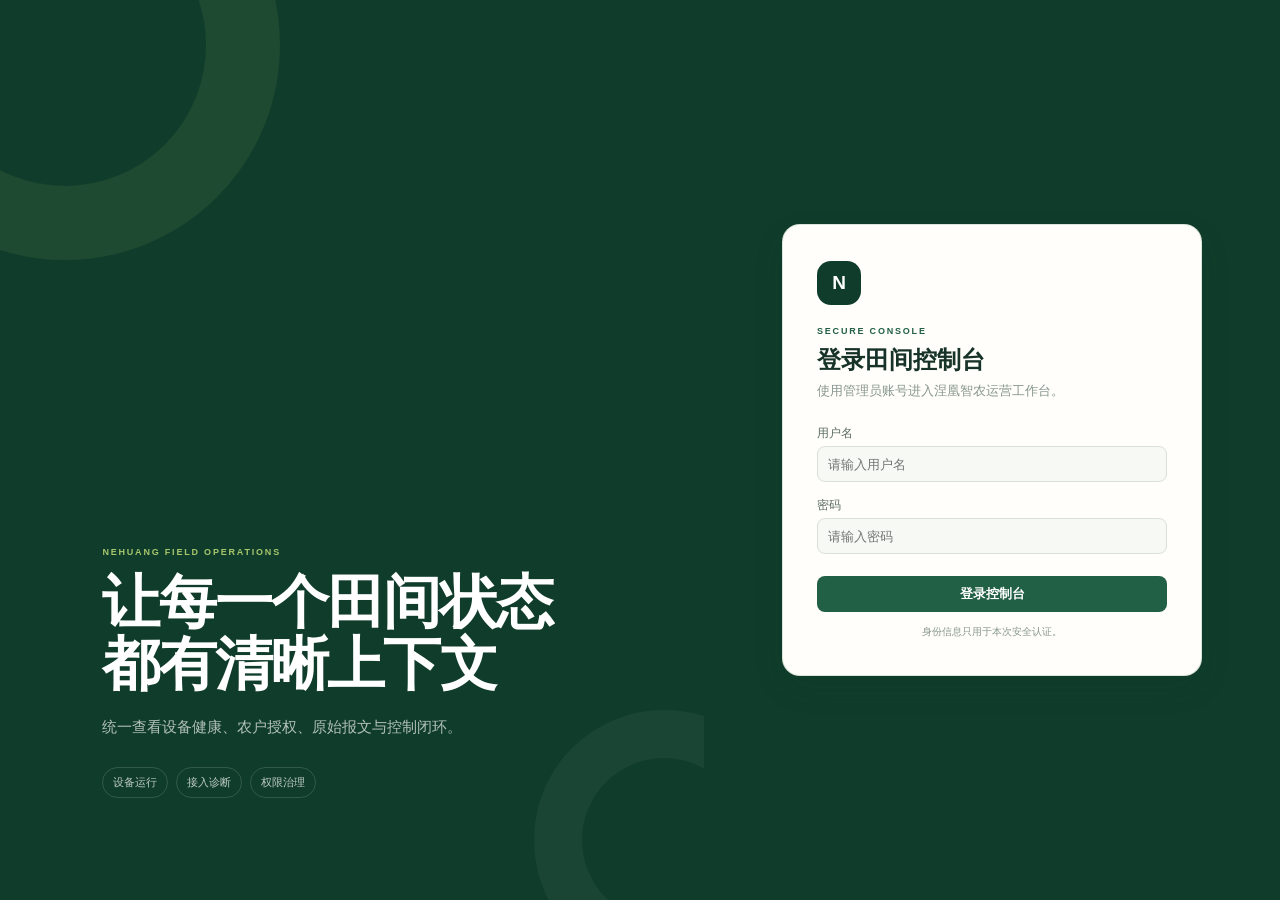
<file: web/static/admin/index.html>
<!DOCTYPE html>
<html lang="zh-CN">
<head>
<meta charset="UTF-8">
<meta name="viewport" content="width=device-width, initial-scale=1.0">
<title>涅凰智农 · 管理后台</title>
<link rel="icon" href="data:image/svg+xml,%3Csvg xmlns='http://www.w3.org/2000/svg' viewBox='0 0 64 64'%3E%3Crect width='64' height='64' rx='16' fill='%23103d2b'/%3E%3Cpath d='M18 46V18h7l14 18V18h7v28h-7L25 28v18z' fill='%23a7c66d'/%3E%3C/svg%3E">
<link rel="stylesheet" href="app.css">
<script src="../version.js"></script>
</head>
<body>

<!-- ===== 侧边栏 ===== -->
<aside class="sidebar" id="sidebar">
  <div class="sidebar-brand">
    <div class="sidebar-brand-mark" aria-hidden="true">N</div>
    <div>
      <span class="sidebar-brand-kicker">NEHUANG FIELD</span>
      <div class="sidebar-brand-name">涅凰智农</div>
      <span class="sidebar-subtitle">田间控制台</span>
    </div>
  </div>
  <nav class="sidebar-nav" id="sidebar-nav">
    <button type="button" class="nav-item active" data-page="dashboard" onclick="navigate('dashboard')">
      <svg width="18" height="18" viewBox="0 0 24 24" fill="none" stroke="currentColor" stroke-width="2"><rect x="3" y="3" width="7" height="7"/><rect x="14" y="3" width="7" height="7"/><rect x="3" y="14" width="7" height="7"/><rect x="14" y="14" width="7" height="7"/></svg>
      <span>Dashboard</span>
    </button>
    <button type="button" class="nav-item" data-page="users" onclick="navigate('users')">
      <svg width="18" height="18" viewBox="0 0 24 24" fill="none" stroke="currentColor" stroke-width="2"><path d="M17 21v-2a4 4 0 0 0-4-4H5a4 4 0 0 0-4 4v2"/><circle cx="9" cy="7" r="4"/><path d="M23 21v-2a4 4 0 0 0-3-3.87"/><path d="M16 3.13a4 4 0 0 1 0 7.75"/></svg>
      <span>用户管理</span>
    </button>
    <button type="button" class="nav-item" data-page="gateways" onclick="navigate('gateways')">
      <svg width="18" height="18" viewBox="0 0 24 24" fill="none" stroke="currentColor" stroke-width="2"><rect x="2" y="2" width="20" height="8" rx="2"/><rect x="2" y="14" width="20" height="8" rx="2"/><line x1="6" y1="6" x2="6.01" y2="6"/><line x1="6" y1="18" x2="6.01" y2="18"/></svg>
      <span>设备管理</span>
    </button>
    <button type="button" class="nav-item" data-page="bindings" onclick="navigate('bindings')">
      <svg width="18" height="18" viewBox="0 0 24 24" fill="none" stroke="currentColor" stroke-width="2"><path d="M10 13a5 5 0 0 0 7.54.54l3-3a5 5 0 0 0-7.07-7.07l-1.72 1.71"/><path d="M14 11a5 5 0 0 0-7.54-.54l-3 3a5 5 0 0 0 7.07 7.07l1.71-1.71"/></svg>
      <span>绑定管理</span>
    </button>
    <button type="button" class="nav-item" data-page="operation-logs" onclick="navigate('operation-logs')">
      <svg width="18" height="18" viewBox="0 0 24 24" fill="none" stroke="currentColor" stroke-width="2"><path d="M9 11l3 3L22 4"/><path d="M21 12v7a2 2 0 0 1-2 2H5a2 2 0 0 1-2-2V5a2 2 0 0 1 2-2h11"/></svg>
      <span>操作日志</span>
    </button>
    <button type="button" class="nav-item" data-page="logs" onclick="navigate('logs')">
      <svg width="18" height="18" viewBox="0 0 24 24" fill="none" stroke="currentColor" stroke-width="2"><path d="M14 2H6a2 2 0 0 0-2 2v16a2 2 0 0 0 2 2h12a2 2 0 0 0 2-2V8z"/><polyline points="14 2 14 8 20 8"/><line x1="16" y1="13" x2="8" y2="13"/><line x1="16" y1="17" x2="8" y2="17"/></svg>
      <span>控制日志</span>
    </button>
    <button type="button" class="nav-item" data-page="help-center" onclick="navigate('help-center')">
      <svg width="18" height="18" viewBox="0 0 24 24" fill="none" stroke="currentColor" stroke-width="2"><circle cx="12" cy="12" r="10"/><path d="M12 16v-4"/><path d="M12 8h.01"/><path d="M9.05 9.4C9.47 8.36 10.44 7.5 11.7 7.5c1.56 0 2.82 1.16 2.82 2.6 0 1.15-.73 1.85-1.44 2.37-.58.42-.98.66-1.02 1.35h-1.1M12 16h.01"/></svg>
      <span>帮助中心</span>
    </button>
    <button type="button" class="nav-item" data-page="payload-events" onclick="navigate('payload-events')">
      <svg width="18" height="18" viewBox="0 0 24 24" fill="none" stroke="currentColor" stroke-width="2"><circle cx="12" cy="12" r="10"/><line x1="12" y1="16" x2="12" y2="12"/><line x1="12" y1="8" x2="12.01" y2="8"/></svg>
      <span>原始报文排查</span>
    </button>
  </nav>
  <div class="sidebar-footer">
    <div class="sidebar-user" id="sidebar-user">
      <span class="sidebar-user-avatar" id="sidebar-user-avatar"></span>
      <div>
        <div class="sidebar-user-name" id="sidebar-user-name">管理员</div>
        <div class="sidebar-user-role" id="sidebar-user-role"></div>
      </div>
    </div>
    <button class="btn-icon" onclick="doLogout()" title="退出登录" aria-label="退出登录">
      <svg width="18" height="18" viewBox="0 0 24 24" fill="none" stroke="currentColor" stroke-width="2"><path d="M9 21H5a2 2 0 0 1-2-2V5a2 2 0 0 1 2-2h4"/><polyline points="16 17 21 12 16 7"/><line x1="21" y1="12" x2="9" y2="12"/></svg>
    </button>
  </div>
  <div class="sidebar-version">VERSION&nbsp; <span id="app-version">?</span></div>
</aside>

<!-- ===== 主区域 ===== -->
<div class="main-area">
  <header class="topbar-admin">
    <div class="topbar-admin-heading">
      <span class="topbar-admin-kicker">FIELD OPERATIONS</span>
      <h1 class="topbar-page-title" id="topbar-page-title">Dashboard</h1>
    </div>
    <div class="topbar-actions">
      <span class="topbar-time" id="topbar-time"></span>
    </div>
  </header>

  <main class="content-area" id="main-content">
    <!-- 页面内容由 JS 动态渲染 -->
  </main>
</div>

<!-- ===== Modal ===== -->
<div class="modal-overlay" id="modal-overlay" style="display:none">
  <div class="modal" id="modal-content"></div>
</div>

<!-- ===== Toast ===== -->
<div class="toast" id="toast" aria-live="polite"></div>

<script src="../shared/api-client.js"></script>
<script src="raw-debug.js"></script>
<script src="help-center-content.js"></script>
<script src="app.js"></script>
</body>
</html>
</file>
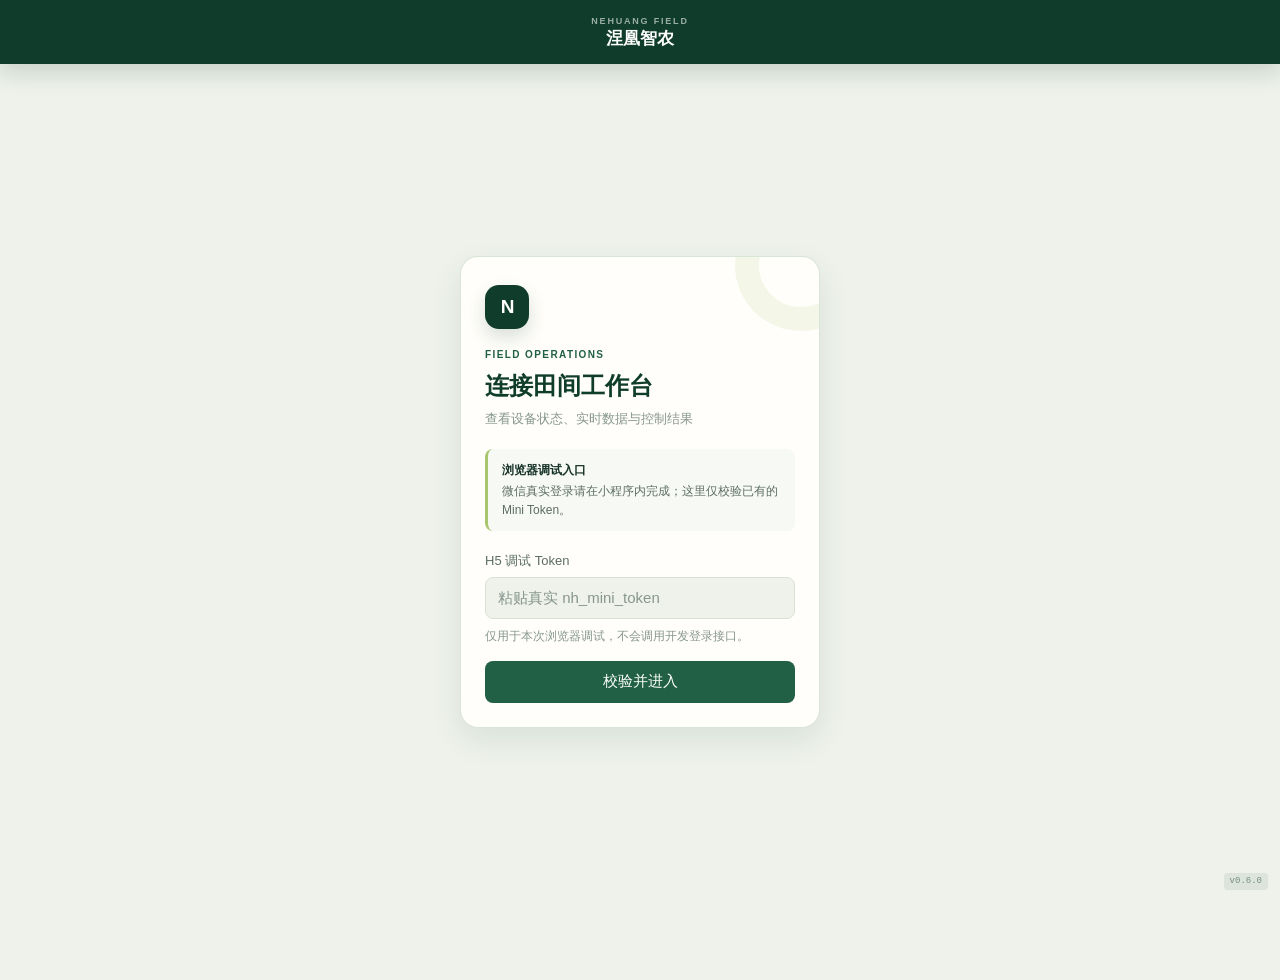
<file: web/static/mini/index.html>
<!DOCTYPE html>
<html lang="zh-CN">
<head>
<meta charset="UTF-8">
<meta name="viewport" content="width=device-width, initial-scale=1.0, maximum-scale=1.0, user-scalable=no">
<title>涅凰智农 · 我的设备</title>
<link rel="icon" href="data:image/svg+xml,%3Csvg xmlns='http://www.w3.org/2000/svg' viewBox='0 0 64 64'%3E%3Crect width='64' height='64' rx='16' fill='%23103d2b'/%3E%3Cpath d='M18 46V18h7l14 18V18h7v28h-7L25 28v18z' fill='%23a7c66d'/%3E%3C/svg%3E">
<link rel="stylesheet" href="app.css">
<script src="../version.js"></script>
</head>
<body>

<!-- ===== 顶部导航 ===== -->
<header class="topbar" id="topbar">
  <div class="topbar-left" id="topbar-back" style="visibility:hidden;pointer-events:none">
    <button class="btn-icon" onclick="goBack()" aria-label="返回">
      <svg width="24" height="24" viewBox="0 0 24 24" fill="none" stroke="currentColor" stroke-width="2"><polyline points="15 18 9 12 15 6"/></svg>
    </button>
  </div>
  <div class="topbar-heading">
    <span class="topbar-kicker">NEHUANG FIELD</span>
    <h1 class="topbar-title" id="topbar-title">涅凰智农</h1>
  </div>
  <div class="topbar-right">
    <button class="btn-icon" id="btn-settings" onclick="navigate('settings')" aria-label="设置">
      <svg width="22" height="22" viewBox="0 0 24 24" fill="none" stroke="currentColor" stroke-width="2"><circle cx="12" cy="12" r="3"/><path d="M19.4 15a1.65 1.65 0 0 0 .33 1.82l.06.06a2 2 0 0 1-2.83 2.83l-.06-.06a1.65 1.65 0 0 0-1.82-.33 1.65 1.65 0 0 0-1 1.51V21a2 2 0 0 1-4 0v-.09A1.65 1.65 0 0 0 9 19.4a1.65 1.65 0 0 0-1.82.33l-.06.06a2 2 0 0 1-2.83-2.83l.06-.06A1.65 1.65 0 0 0 4.68 15a1.65 1.65 0 0 0-1.51-1H3a2 2 0 0 1 0-4h.09A1.65 1.65 0 0 0 4.6 9a1.65 1.65 0 0 0-.33-1.82l-.06-.06a2 2 0 0 1 2.83-2.83l.06.06A1.65 1.65 0 0 0 9 4.68a1.65 1.65 0 0 0 1-1.51V3a2 2 0 0 1 4 0v.09a1.65 1.65 0 0 0 1 1.51 1.65 1.65 0 0 0 1.82-.33l.06-.06a2 2 0 0 1 2.83 2.83l-.06.06A1.65 1.65 0 0 0 19.4 9a1.65 1.65 0 0 0 1.51 1H21a2 2 0 0 1 0 4h-.09a1.65 1.65 0 0 0-1.51 1z"/></svg>
    </button>
  </div>
</header>

<!-- ===== 主内容区 ===== -->
<main id="main-content">
  <!-- 页面内容由 JS 动态渲染 -->
</main>

<!-- ===== Toast ===== -->
<div class="toast" id="toast" aria-live="polite"></div>

<div id="version-badge" class="version-badge">v?</div>

<script src="../shared/api-client.js"></script>
<script src="app.js"></script>
<script>
  (function () {
    var el = document.getElementById('version-badge');
    if (el && window.APP_VERSION) el.textContent = 'v' + window.APP_VERSION;
  })();
</script>
</body>
</html>
</file>
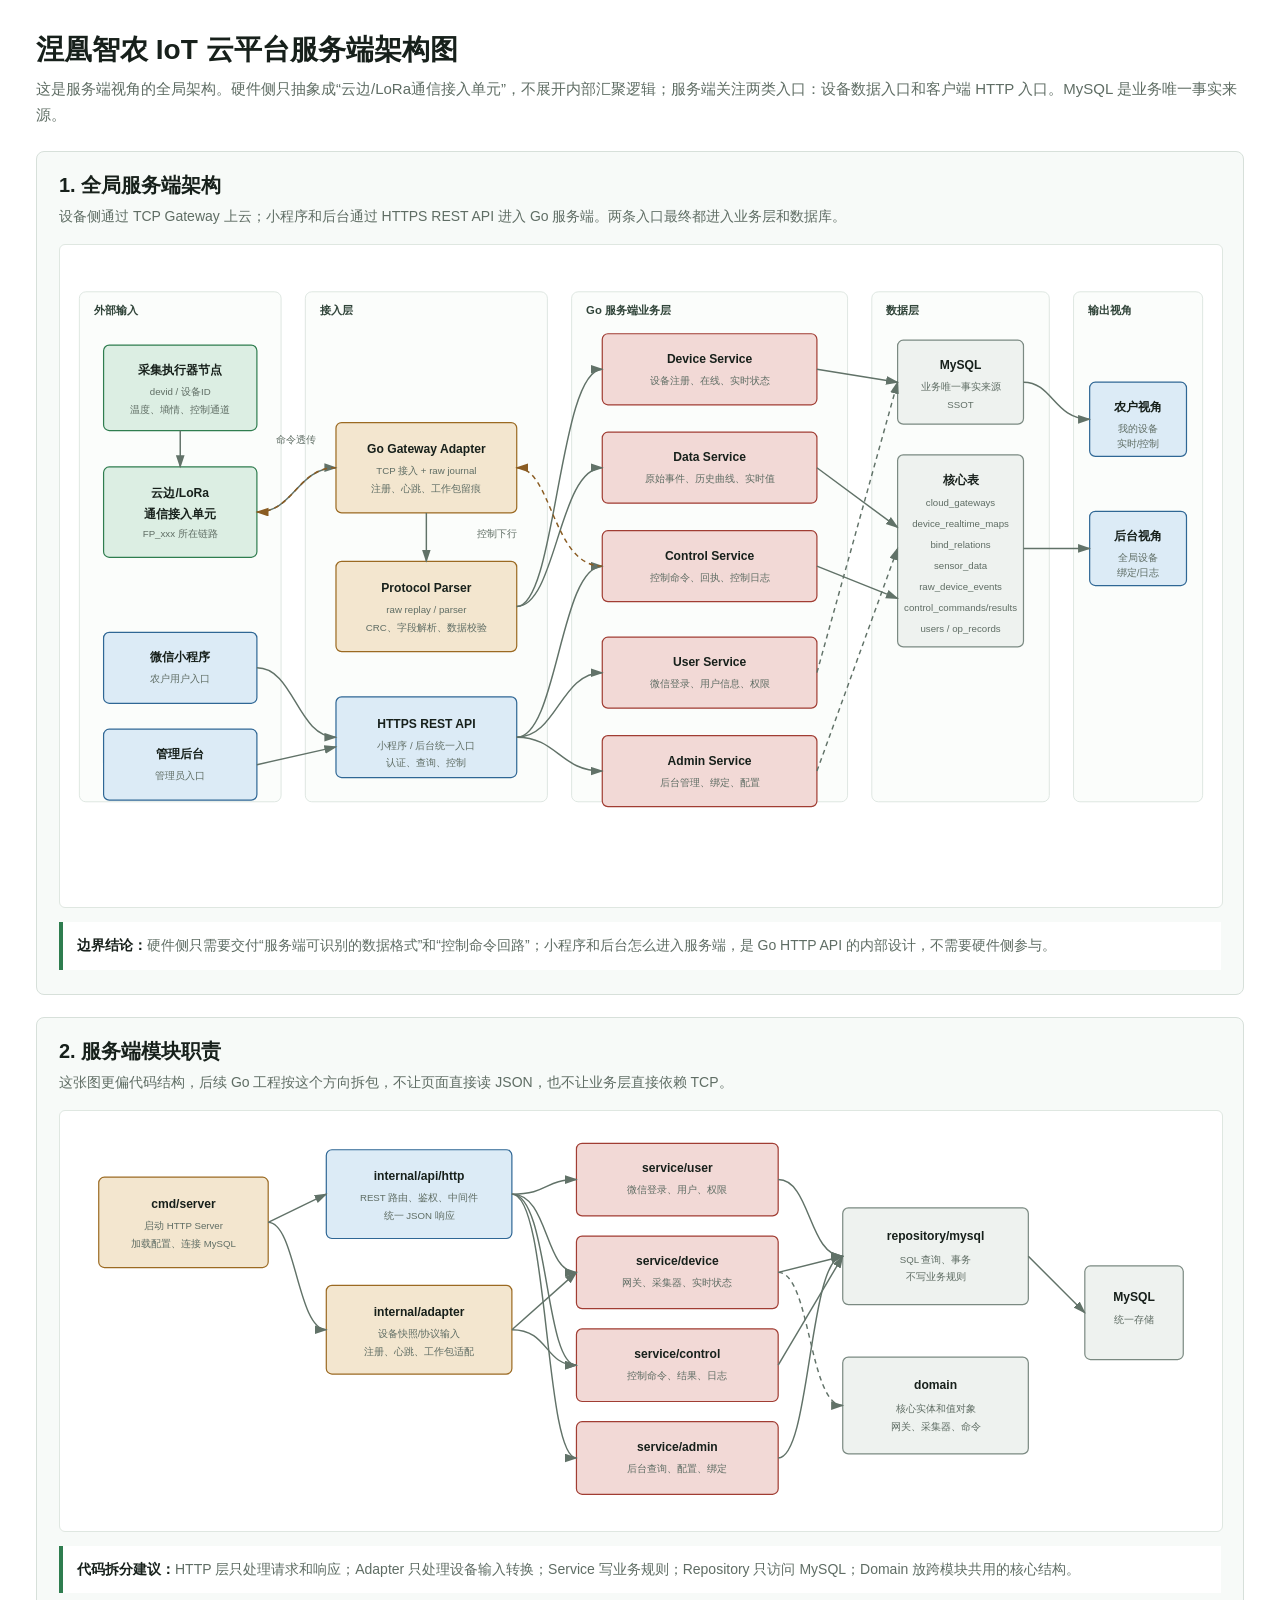
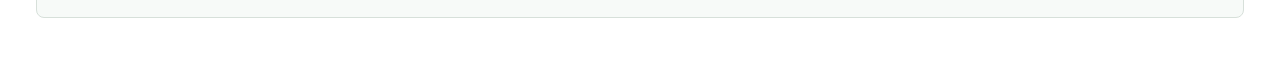
<file: docs/server_architecture_visual.html>
<!doctype html>
<html lang="zh-CN">
<head>
  <meta charset="utf-8">
  <meta name="viewport" content="width=device-width, initial-scale=1">
  <title>涅凰智农 IoT 云平台服务端架构图</title>
  <style>
    :root {
      --ink: #17201b;
      --muted: #5f6d64;
      --line: #8ea899;
      --bg: #ffffff;
      --page: #f7faf8;
      --green: #2f7d4f;
      --green-soft: #dceee3;
      --blue: #2f6795;
      --blue-soft: #dcebf6;
      --amber: #9b6a22;
      --amber-soft: #f3e6cf;
      --red: #a13d33;
      --red-soft: #f2d9d6;
      --gray: #eef2ef;
      --gray-line: #7b8a82;
    }

    body {
      margin: 0;
      background: var(--bg);
      color: var(--ink);
      font-family: -apple-system, BlinkMacSystemFont, "Segoe UI", "PingFang SC", "Microsoft YaHei", sans-serif;
    }

    .page {
      max-width: 1480px;
      margin: 0 auto;
      padding: 32px 36px 44px;
    }

    h1 {
      margin: 0 0 8px;
      font-size: 28px;
      line-height: 1.3;
    }

    .subtitle {
      margin: 0 0 24px;
      color: var(--muted);
      font-size: 15px;
      line-height: 1.7;
    }

    .panel {
      padding: 20px 22px 24px;
      border: 1px solid #d7e0da;
      border-radius: 8px;
      background: var(--page);
    }

    .panel + .panel {
      margin-top: 22px;
    }

    h2 {
      margin: 0 0 6px;
      font-size: 20px;
    }

    .desc {
      margin: 0 0 16px;
      color: var(--muted);
      font-size: 14px;
      line-height: 1.65;
    }

    svg {
      display: block;
      width: 100%;
      height: auto;
      border: 1px solid #dfe7e1;
      border-radius: 6px;
      background: #fff;
    }

    .lane {
      fill: #fbfdfb;
      stroke: #d8e2db;
      stroke-width: 1;
      rx: 8;
    }

    .lane-title {
      fill: #31453a;
      font-size: 14px;
      font-weight: 700;
    }

    .box {
      fill: #fff;
      stroke: var(--line);
      stroke-width: 1.5;
      rx: 7;
    }

    .green { fill: var(--green-soft); stroke: var(--green); }
    .blue { fill: var(--blue-soft); stroke: var(--blue); }
    .amber { fill: var(--amber-soft); stroke: var(--amber); }
    .red { fill: var(--red-soft); stroke: var(--red); }
    .gray { fill: var(--gray); stroke: var(--gray-line); }

    .label {
      fill: var(--ink);
      font-size: 15px;
      font-weight: 700;
      text-anchor: middle;
    }

    .small {
      fill: var(--muted);
      font-size: 12px;
      text-anchor: middle;
    }

    .left-label {
      fill: var(--ink);
      font-size: 14px;
      font-weight: 700;
      text-anchor: start;
    }

    .left-small {
      fill: var(--muted);
      font-size: 12px;
      text-anchor: start;
    }

    .arrow {
      stroke: #617268;
      stroke-width: 1.8;
      fill: none;
      marker-end: url(#arrow);
    }

    .arrow-back {
      stroke: #8a5c22;
      stroke-width: 1.8;
      fill: none;
      marker-end: url(#arrow-amber);
    }

    .dashed {
      stroke-dasharray: 6 5;
    }

    .note {
      margin-top: 14px;
      padding: 12px 14px;
      border-left: 4px solid var(--green);
      background: #fff;
      color: var(--muted);
      font-size: 14px;
      line-height: 1.7;
    }

    .note strong {
      color: var(--ink);
    }
  </style>
</head>
<body>
  <main class="page">
    <h1>涅凰智农 IoT 云平台服务端架构图</h1>
    <p class="subtitle">
      这是服务端视角的全局架构。硬件侧只抽象成“云边/LoRa通信接入单元”，不展开内部汇聚逻辑；服务端关注两类入口：设备数据入口和客户端 HTTP 入口。MySQL 是业务唯一事实来源。
    </p>

    <section class="panel">
      <h2>1. 全局服务端架构</h2>
      <p class="desc">设备侧通过 TCP Gateway 上云；小程序和后台通过 HTTPS REST API 进入 Go 服务端。两条入口最终都进入业务层和数据库。</p>
      <svg viewBox="0 0 1440 820" role="img" aria-label="涅凰智农 IoT 云平台服务端架构图">
        <defs>
          <marker id="arrow" markerWidth="10" markerHeight="10" refX="8" refY="3" orient="auto" markerUnits="strokeWidth">
            <path d="M0,0 L0,6 L9,3 z" fill="#617268"></path>
          </marker>
          <marker id="arrow-amber" markerWidth="10" markerHeight="10" refX="8" refY="3" orient="auto" markerUnits="strokeWidth">
            <path d="M0,0 L0,6 L9,3 z" fill="#8a5c22"></path>
          </marker>
        </defs>

        <rect x="24" y="58" width="250" height="632" class="lane"></rect>
        <text x="42" y="86" class="lane-title">外部输入</text>

        <rect x="304" y="58" width="300" height="632" class="lane"></rect>
        <text x="322" y="86" class="lane-title">接入层</text>

        <rect x="634" y="58" width="342" height="632" class="lane"></rect>
        <text x="652" y="86" class="lane-title">Go 服务端业务层</text>

        <rect x="1006" y="58" width="220" height="632" class="lane"></rect>
        <text x="1024" y="86" class="lane-title">数据层</text>

        <rect x="1256" y="58" width="160" height="632" class="lane"></rect>
        <text x="1274" y="86" class="lane-title">输出视角</text>

        <rect x="54" y="124" width="190" height="106" class="box green"></rect>
        <text x="149" y="160" class="label">采集执行器节点</text>
        <text x="149" y="186" class="small">devid / 设备ID</text>
        <text x="149" y="208" class="small">温度、墒情、控制通道</text>

        <rect x="54" y="275" width="190" height="112" class="box green"></rect>
        <text x="149" y="312" class="label">云边/LoRa</text>
        <text x="149" y="338" class="label">通信接入单元</text>
        <text x="149" y="362" class="small">FP_xxx 所在链路</text>

        <rect x="54" y="480" width="190" height="88" class="box blue"></rect>
        <text x="149" y="516" class="label">微信小程序</text>
        <text x="149" y="542" class="small">农户用户入口</text>

        <rect x="54" y="600" width="190" height="88" class="box blue"></rect>
        <text x="149" y="636" class="label">管理后台</text>
        <text x="149" y="662" class="small">管理员入口</text>

        <rect x="342" y="220" width="224" height="112" class="box amber"></rect>
        <text x="454" y="258" class="label">Go Gateway Adapter</text>
        <text x="454" y="284" class="small">TCP 接入 + raw journal</text>
        <text x="454" y="306" class="small">注册、心跳、工作包留痕</text>

        <rect x="342" y="392" width="224" height="112" class="box amber"></rect>
        <text x="454" y="430" class="label">Protocol Parser</text>
        <text x="454" y="456" class="small">raw replay / parser</text>
        <text x="454" y="478" class="small">CRC、字段解析、数据校验</text>

        <rect x="342" y="560" width="224" height="100" class="box blue"></rect>
        <text x="454" y="598" class="label">HTTPS REST API</text>
        <text x="454" y="624" class="small">小程序 / 后台统一入口</text>
        <text x="454" y="646" class="small">认证、查询、控制</text>

        <rect x="672" y="110" width="266" height="88" class="box red"></rect>
        <text x="805" y="146" class="label">Device Service</text>
        <text x="805" y="172" class="small">设备注册、在线、实时状态</text>

        <rect x="672" y="232" width="266" height="88" class="box red"></rect>
        <text x="805" y="268" class="label">Data Service</text>
        <text x="805" y="294" class="small">原始事件、历史曲线、实时值</text>

        <rect x="672" y="354" width="266" height="88" class="box red"></rect>
        <text x="805" y="390" class="label">Control Service</text>
        <text x="805" y="416" class="small">控制命令、回执、控制日志</text>

        <rect x="672" y="486" width="266" height="88" class="box red"></rect>
        <text x="805" y="522" class="label">User Service</text>
        <text x="805" y="548" class="small">微信登录、用户信息、权限</text>

        <rect x="672" y="608" width="266" height="88" class="box red"></rect>
        <text x="805" y="644" class="label">Admin Service</text>
        <text x="805" y="670" class="small">后台管理、绑定、配置</text>

        <rect x="1038" y="118" width="156" height="104" class="box gray"></rect>
        <text x="1116" y="154" class="label">MySQL</text>
        <text x="1116" y="180" class="small">业务唯一事实来源</text>
        <text x="1116" y="202" class="small">SSOT</text>

        <rect x="1038" y="260" width="156" height="238" class="box gray"></rect>
        <text x="1116" y="296" class="label">核心表</text>
        <text x="1116" y="324" class="small">cloud_gateways</text>
        <text x="1116" y="350" class="small">device_realtime_maps</text>
        <text x="1116" y="376" class="small">bind_relations</text>
        <text x="1116" y="402" class="small">sensor_data</text>
        <text x="1116" y="428" class="small">raw_device_events</text>
        <text x="1116" y="454" class="small">control_commands/results</text>
        <text x="1116" y="480" class="small">users / op_records</text>

        <rect x="1276" y="170" width="120" height="92" class="box blue"></rect>
        <text x="1336" y="206" class="label">农户视角</text>
        <text x="1336" y="232" class="small">我的设备</text>
        <text x="1336" y="250" class="small">实时/控制</text>

        <rect x="1276" y="330" width="120" height="92" class="box blue"></rect>
        <text x="1336" y="366" class="label">后台视角</text>
        <text x="1336" y="392" class="small">全局设备</text>
        <text x="1336" y="410" class="small">绑定/日志</text>

        <path d="M149 230 L149 275" class="arrow"></path>
        <path d="M244 331 C290 331 294 276 342 276" class="arrow"></path>
        <path d="M454 332 L454 392" class="arrow"></path>
        <path d="M566 448 C615 448 618 154 672 154" class="arrow"></path>
        <path d="M566 448 C615 448 618 276 672 276" class="arrow"></path>

        <path d="M244 524 C290 524 294 610 342 610" class="arrow"></path>
        <path d="M244 644 L342 622" class="arrow"></path>
        <path d="M566 610 C616 610 620 530 672 530" class="arrow"></path>
        <path d="M566 610 C616 610 620 652 672 652" class="arrow"></path>
        <path d="M566 610 C616 610 620 398 672 398" class="arrow"></path>

        <path d="M938 154 L1038 170" class="arrow"></path>
        <path d="M938 276 L1038 350" class="arrow"></path>
        <path d="M938 398 L1038 438" class="arrow"></path>
        <path d="M938 530 L1038 170" class="arrow dashed"></path>
        <path d="M938 652 L1038 376" class="arrow dashed"></path>

        <path d="M1194 170 C1230 170 1232 216 1276 216" class="arrow"></path>
        <path d="M1194 376 L1276 376" class="arrow"></path>

        <path d="M672 398 C610 398 610 276 566 276" class="arrow-back dashed"></path>
        <path d="M342 276 C294 276 290 331 244 331" class="arrow-back dashed"></path>
        <text x="542" y="362" class="small">控制下行</text>
        <text x="292" y="246" class="small">命令透传</text>
      </svg>
      <div class="note">
        <strong>边界结论：</strong>硬件侧只需要交付“服务端可识别的数据格式”和“控制命令回路”；小程序和后台怎么进入服务端，是 Go HTTP API 的内部设计，不需要硬件侧参与。
      </div>
    </section>

    <section class="panel">
      <h2>2. 服务端模块职责</h2>
      <p class="desc">这张图更偏代码结构，后续 Go 工程按这个方向拆包，不让页面直接读 JSON，也不让业务层直接依赖 TCP。</p>
      <svg viewBox="0 0 1440 520" role="img" aria-label="服务端模块职责图">
        <defs>
          <marker id="arrow2" markerWidth="10" markerHeight="10" refX="8" refY="3" orient="auto" markerUnits="strokeWidth">
            <path d="M0,0 L0,6 L9,3 z" fill="#617268"></path>
          </marker>
        </defs>

        <rect x="48" y="82" width="210" height="112" class="box amber"></rect>
        <text x="153" y="120" class="label">cmd/server</text>
        <text x="153" y="146" class="small">启动 HTTP Server</text>
        <text x="153" y="168" class="small">加载配置、连接 MySQL</text>

        <rect x="330" y="48" width="230" height="110" class="box blue"></rect>
        <text x="445" y="86" class="label">internal/api/http</text>
        <text x="445" y="112" class="small">REST 路由、鉴权、中间件</text>
        <text x="445" y="134" class="small">统一 JSON 响应</text>

        <rect x="330" y="216" width="230" height="110" class="box amber"></rect>
        <text x="445" y="254" class="label">internal/adapter</text>
        <text x="445" y="280" class="small">设备快照/协议输入</text>
        <text x="445" y="302" class="small">注册、心跳、工作包适配</text>

        <rect x="640" y="40" width="250" height="90" class="box red"></rect>
        <text x="765" y="76" class="label">service/user</text>
        <text x="765" y="102" class="small">微信登录、用户、权限</text>

        <rect x="640" y="155" width="250" height="90" class="box red"></rect>
        <text x="765" y="191" class="label">service/device</text>
        <text x="765" y="217" class="small">网关、采集器、实时状态</text>

        <rect x="640" y="270" width="250" height="90" class="box red"></rect>
        <text x="765" y="306" class="label">service/control</text>
        <text x="765" y="332" class="small">控制命令、结果、日志</text>

        <rect x="640" y="385" width="250" height="90" class="box red"></rect>
        <text x="765" y="421" class="label">service/admin</text>
        <text x="765" y="447" class="small">后台查询、配置、绑定</text>

        <rect x="970" y="120" width="230" height="120" class="box gray"></rect>
        <text x="1085" y="160" class="label">repository/mysql</text>
        <text x="1085" y="188" class="small">SQL 查询、事务</text>
        <text x="1085" y="210" class="small">不写业务规则</text>

        <rect x="970" y="305" width="230" height="120" class="box gray"></rect>
        <text x="1085" y="345" class="label">domain</text>
        <text x="1085" y="373" class="small">核心实体和值对象</text>
        <text x="1085" y="395" class="small">网关、采集器、命令</text>

        <rect x="1270" y="192" width="122" height="116" class="box gray"></rect>
        <text x="1331" y="235" class="label">MySQL</text>
        <text x="1331" y="263" class="small">统一存储</text>

        <path d="M258 138 L330 103" class="arrow" marker-end="url(#arrow2)"></path>
        <path d="M258 138 C292 138 294 271 330 271" class="arrow" marker-end="url(#arrow2)"></path>
        <path d="M560 103 C606 103 600 85 640 85" class="arrow" marker-end="url(#arrow2)"></path>
        <path d="M560 103 C606 103 600 200 640 200" class="arrow" marker-end="url(#arrow2)"></path>
        <path d="M560 103 C606 103 600 315 640 315" class="arrow" marker-end="url(#arrow2)"></path>
        <path d="M560 103 C606 103 600 430 640 430" class="arrow" marker-end="url(#arrow2)"></path>
        <path d="M560 271 L640 200" class="arrow" marker-end="url(#arrow2)"></path>
        <path d="M560 271 C606 271 600 315 640 315" class="arrow" marker-end="url(#arrow2)"></path>
        <path d="M890 85 C930 85 928 180 970 180" class="arrow" marker-end="url(#arrow2)"></path>
        <path d="M890 200 L970 180" class="arrow" marker-end="url(#arrow2)"></path>
        <path d="M890 315 L970 180" class="arrow" marker-end="url(#arrow2)"></path>
        <path d="M890 430 C930 430 928 180 970 180" class="arrow" marker-end="url(#arrow2)"></path>
        <path d="M890 200 C930 200 928 365 970 365" class="arrow dashed" marker-end="url(#arrow2)"></path>
        <path d="M1200 180 L1270 250" class="arrow" marker-end="url(#arrow2)"></path>
      </svg>
      <div class="note">
        <strong>代码拆分建议：</strong>HTTP 层只处理请求和响应；Adapter 只处理设备输入转换；Service 写业务规则；Repository 只访问 MySQL；Domain 放跨模块共用的核心结构。
      </div>
    </section>
  </main>
</body>
</html>
</file>
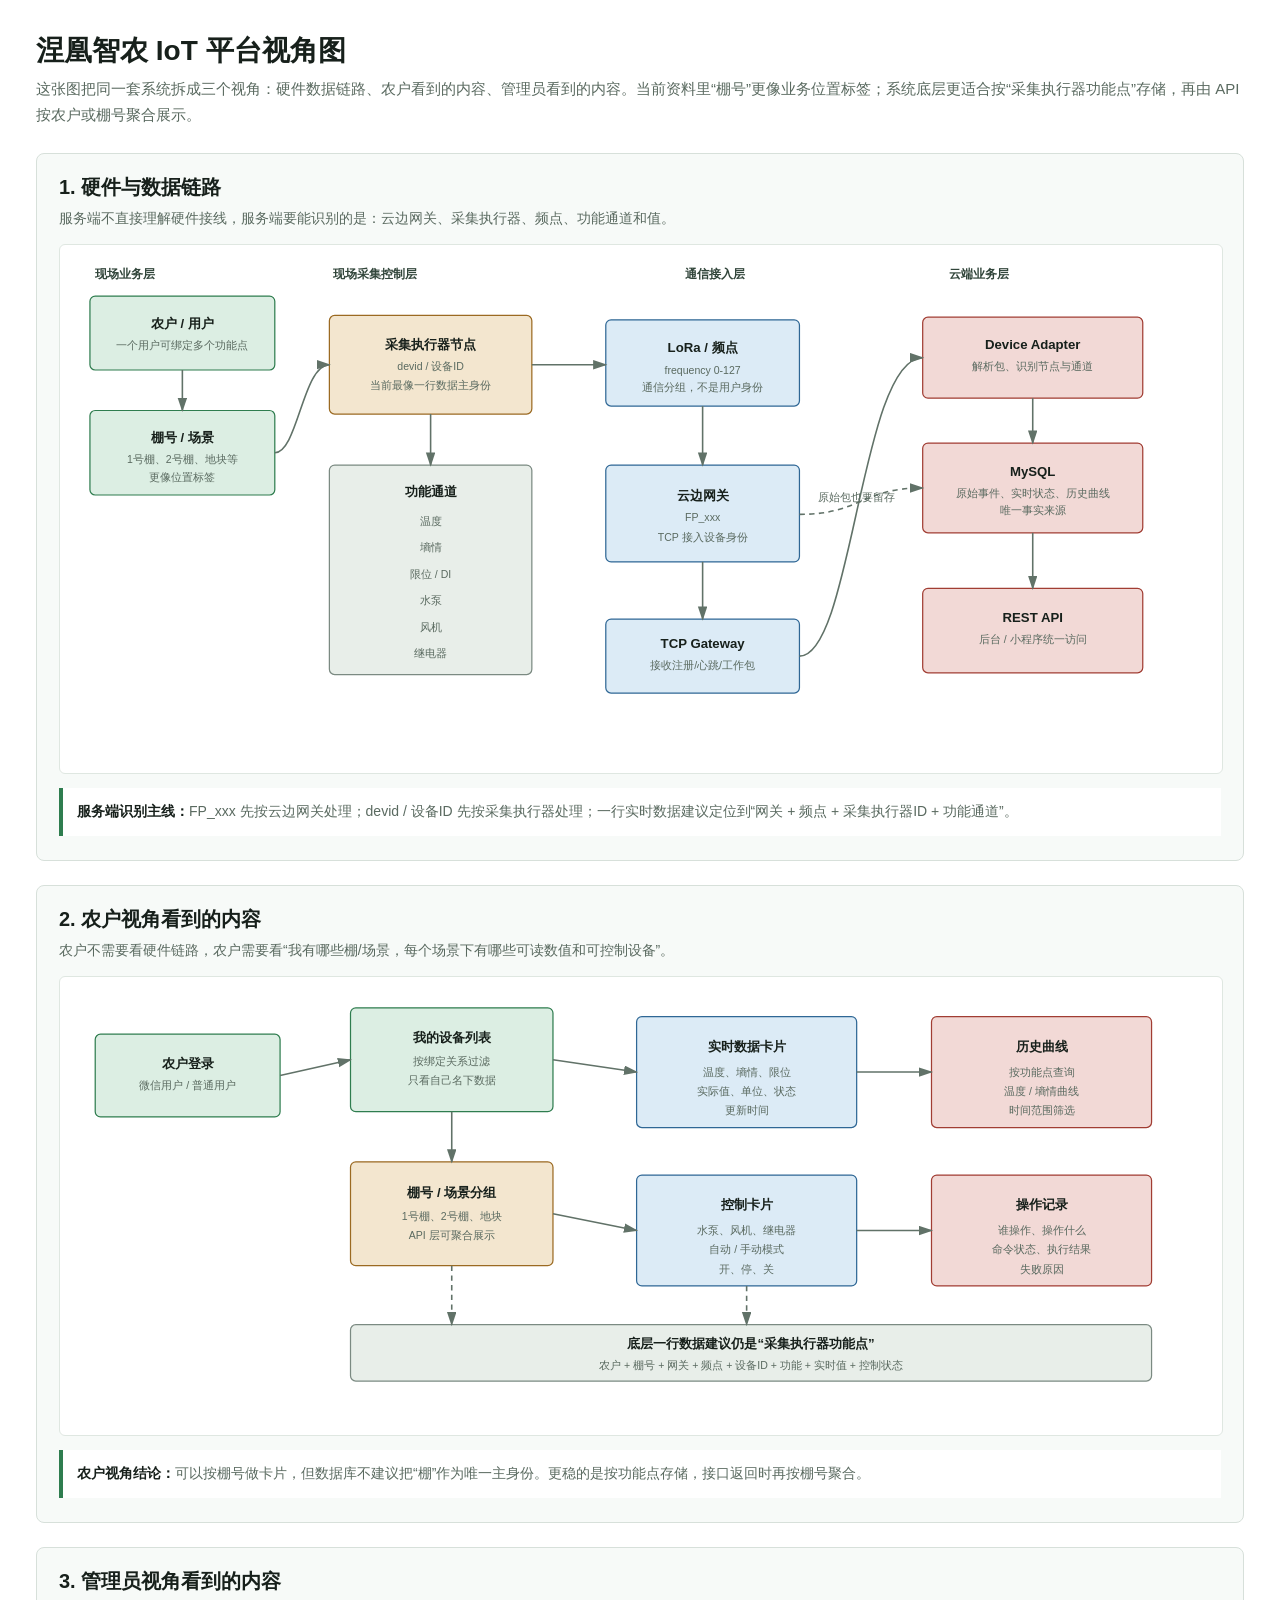
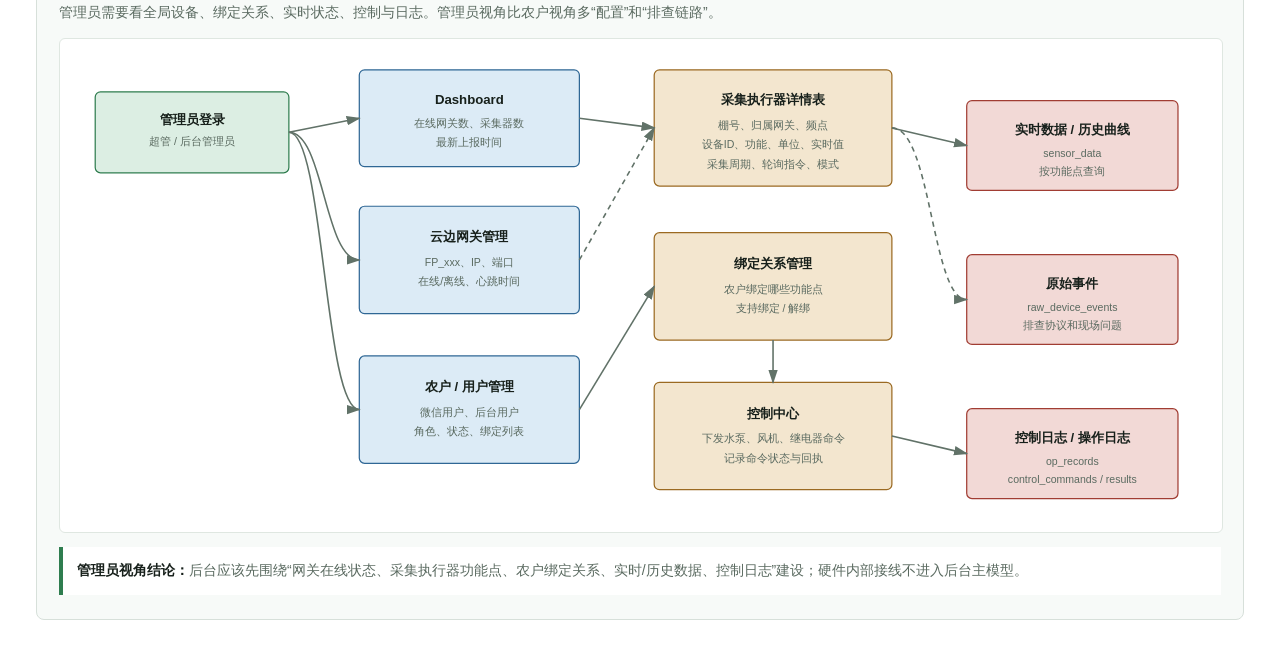
<file: docs/system_views_visual.html>
<!doctype html>
<html lang="zh-CN">
<head>
  <meta charset="utf-8">
  <meta name="viewport" content="width=device-width, initial-scale=1">
  <title>涅凰智农 IoT 平台视角图</title>
  <style>
    :root {
      --ink: #17201b;
      --muted: #5a6a60;
      --line: #9bb3a3;
      --panel: #f7faf8;
      --green: #2f7d4f;
      --green-soft: #dceee3;
      --blue: #2f6795;
      --blue-soft: #dcebf6;
      --amber: #9b6a22;
      --amber-soft: #f3e6cf;
      --red: #a13d33;
      --red-soft: #f2d9d6;
      --gray: #e8eee9;
    }

    body {
      margin: 0;
      font-family: -apple-system, BlinkMacSystemFont, "Segoe UI", "PingFang SC", "Microsoft YaHei", sans-serif;
      color: var(--ink);
      background: #ffffff;
    }

    .page {
      max-width: 1400px;
      margin: 0 auto;
      padding: 32px 36px 48px;
    }

    h1 {
      margin: 0 0 6px;
      font-size: 28px;
      font-weight: 700;
    }

    .subtitle {
      margin: 0 0 26px;
      color: var(--muted);
      font-size: 15px;
      line-height: 1.7;
    }

    .grid {
      display: grid;
      gap: 24px;
    }

    .section {
      border: 1px solid #d7e0da;
      background: var(--panel);
      border-radius: 8px;
      padding: 20px 22px 24px;
    }

    .section h2 {
      margin: 0 0 6px;
      font-size: 20px;
    }

    .section p {
      margin: 0 0 14px;
      color: var(--muted);
      font-size: 14px;
      line-height: 1.65;
    }

    svg {
      width: 100%;
      height: auto;
      display: block;
      background: #ffffff;
      border: 1px solid #dfe7e1;
      border-radius: 6px;
    }

    .box {
      fill: #fff;
      stroke: var(--line);
      stroke-width: 1.4;
      rx: 6;
    }

    .box-green { fill: var(--green-soft); stroke: var(--green); }
    .box-blue { fill: var(--blue-soft); stroke: var(--blue); }
    .box-amber { fill: var(--amber-soft); stroke: var(--amber); }
    .box-red { fill: var(--red-soft); stroke: var(--red); }
    .box-gray { fill: var(--gray); stroke: #7b8a82; }

    .label {
      fill: var(--ink);
      font-size: 15px;
      font-weight: 650;
      text-anchor: middle;
    }

    .small {
      fill: var(--muted);
      font-size: 12px;
      text-anchor: middle;
    }

    .left-label {
      fill: var(--ink);
      font-size: 14px;
      font-weight: 650;
      text-anchor: start;
    }

    .left-small {
      fill: var(--muted);
      font-size: 12px;
      text-anchor: start;
    }

    .arrow {
      stroke: #617268;
      stroke-width: 1.8;
      fill: none;
      marker-end: url(#arrow);
    }

    .dashed {
      stroke-dasharray: 6 5;
    }

    .group-title {
      fill: #31453a;
      font-size: 14px;
      font-weight: 700;
    }

    .note {
      margin-top: 14px;
      padding: 12px 14px;
      border-left: 4px solid var(--green);
      background: #fff;
      color: var(--muted);
      font-size: 14px;
      line-height: 1.7;
    }

    .note strong {
      color: var(--ink);
    }
  </style>
</head>
<body>
  <main class="page">
    <h1>涅凰智农 IoT 平台视角图</h1>
    <p class="subtitle">
      这张图把同一套系统拆成三个视角：硬件数据链路、农户看到的内容、管理员看到的内容。当前资料里“棚号”更像业务位置标签；系统底层更适合按“采集执行器功能点”存储，再由 API 按农户或棚号聚合展示。
    </p>

    <div class="grid">
      <section class="section">
        <h2>1. 硬件与数据链路</h2>
        <p>服务端不直接理解硬件接线，服务端要能识别的是：云边网关、采集执行器、频点、功能通道和值。</p>
        <svg viewBox="0 0 1320 600" role="img" aria-label="硬件与数据链路图">
          <defs>
            <marker id="arrow" markerWidth="10" markerHeight="10" refX="8" refY="3" orient="auto" markerUnits="strokeWidth">
              <path d="M0,0 L0,6 L9,3 z" fill="#617268"></path>
            </marker>
          </defs>

          <text x="40" y="38" class="group-title">现场业务层</text>
          <text x="310" y="38" class="group-title">现场采集控制层</text>
          <text x="710" y="38" class="group-title">通信接入层</text>
          <text x="1010" y="38" class="group-title">云端业务层</text>

          <rect x="34" y="58" width="210" height="84" class="box box-green"></rect>
          <text x="139" y="94" class="label">农户 / 用户</text>
          <text x="139" y="118" class="small">一个用户可绑定多个功能点</text>

          <rect x="34" y="188" width="210" height="96" class="box box-green"></rect>
          <text x="139" y="224" class="label">棚号 / 场景</text>
          <text x="139" y="248" class="small">1号棚、2号棚、地块等</text>
          <text x="139" y="268" class="small">更像位置标签</text>

          <rect x="306" y="80" width="230" height="112" class="box box-amber"></rect>
          <text x="421" y="118" class="label">采集执行器节点</text>
          <text x="421" y="142" class="small">devid / 设备ID</text>
          <text x="421" y="164" class="small">当前最像一行数据主身份</text>

          <rect x="306" y="250" width="230" height="238" class="box box-gray"></rect>
          <text x="421" y="285" class="label">功能通道</text>
          <text x="421" y="318" class="small">温度</text>
          <text x="421" y="348" class="small">墒情</text>
          <text x="421" y="378" class="small">限位 / DI</text>
          <text x="421" y="408" class="small">水泵</text>
          <text x="421" y="438" class="small">风机</text>
          <text x="421" y="468" class="small">继电器</text>

          <rect x="620" y="85" width="220" height="98" class="box box-blue"></rect>
          <text x="730" y="122" class="label">LoRa / 频点</text>
          <text x="730" y="146" class="small">frequency 0-127</text>
          <text x="730" y="166" class="small">通信分组，不是用户身份</text>

          <rect x="620" y="250" width="220" height="110" class="box box-blue"></rect>
          <text x="730" y="290" class="label">云边网关</text>
          <text x="730" y="314" class="small">FP_xxx</text>
          <text x="730" y="336" class="small">TCP 接入设备身份</text>

          <rect x="620" y="425" width="220" height="84" class="box box-blue"></rect>
          <text x="730" y="458" class="label">TCP Gateway</text>
          <text x="730" y="482" class="small">接收注册/心跳/工作包</text>

          <rect x="980" y="82" width="250" height="92" class="box box-red"></rect>
          <text x="1105" y="118" class="label">Device Adapter</text>
          <text x="1105" y="142" class="small">解析包、识别节点与通道</text>

          <rect x="980" y="225" width="250" height="102" class="box box-red"></rect>
          <text x="1105" y="262" class="label">MySQL</text>
          <text x="1105" y="286" class="small">原始事件、实时状态、历史曲线</text>
          <text x="1105" y="306" class="small">唯一事实来源</text>

          <rect x="980" y="390" width="250" height="96" class="box box-red"></rect>
          <text x="1105" y="428" class="label">REST API</text>
          <text x="1105" y="452" class="small">后台 / 小程序统一访问</text>

          <path d="M139 142 L139 188" class="arrow"></path>
          <path d="M244 236 C270 236 276 136 306 136" class="arrow"></path>
          <path d="M421 192 L421 250" class="arrow"></path>
          <path d="M536 136 L620 136" class="arrow"></path>
          <path d="M730 183 L730 250" class="arrow"></path>
          <path d="M730 360 L730 425" class="arrow"></path>
          <path d="M840 467 C900 467 910 128 980 128" class="arrow"></path>
          <path d="M1105 174 L1105 225" class="arrow"></path>
          <path d="M1105 327 L1105 390" class="arrow"></path>

          <path d="M840 306 C910 306 910 276 980 276" class="arrow dashed"></path>
          <text x="905" y="291" class="small">原始包也要留存</text>
        </svg>
        <div class="note">
          <strong>服务端识别主线：</strong>FP_xxx 先按云边网关处理；devid / 设备ID 先按采集执行器处理；一行实时数据建议定位到“网关 + 频点 + 采集执行器ID + 功能通道”。
        </div>
      </section>

      <section class="section">
        <h2>2. 农户视角看到的内容</h2>
        <p>农户不需要看硬件链路，农户需要看“我有哪些棚/场景，每个场景下有哪些可读数值和可控制设备”。</p>
        <svg viewBox="0 0 1320 520" role="img" aria-label="农户视角图">
          <defs>
            <marker id="arrow-farmer" markerWidth="10" markerHeight="10" refX="8" refY="3" orient="auto" markerUnits="strokeWidth">
              <path d="M0,0 L0,6 L9,3 z" fill="#617268"></path>
            </marker>
          </defs>

          <rect x="40" y="65" width="210" height="94" class="box box-green"></rect>
          <text x="145" y="103" class="label">农户登录</text>
          <text x="145" y="127" class="small">微信用户 / 普通用户</text>

          <rect x="330" y="35" width="230" height="118" class="box box-green"></rect>
          <text x="445" y="74" class="label">我的设备列表</text>
          <text x="445" y="100" class="small">按绑定关系过滤</text>
          <text x="445" y="122" class="small">只看自己名下数据</text>

          <rect x="330" y="210" width="230" height="118" class="box box-amber"></rect>
          <text x="445" y="250" class="label">棚号 / 场景分组</text>
          <text x="445" y="276" class="small">1号棚、2号棚、地块</text>
          <text x="445" y="298" class="small">API 层可聚合展示</text>

          <rect x="655" y="45" width="250" height="126" class="box box-blue"></rect>
          <text x="780" y="84" class="label">实时数据卡片</text>
          <text x="780" y="112" class="small">温度、墒情、限位</text>
          <text x="780" y="134" class="small">实际值、单位、状态</text>
          <text x="780" y="156" class="small">更新时间</text>

          <rect x="655" y="225" width="250" height="126" class="box box-blue"></rect>
          <text x="780" y="264" class="label">控制卡片</text>
          <text x="780" y="292" class="small">水泵、风机、继电器</text>
          <text x="780" y="314" class="small">自动 / 手动模式</text>
          <text x="780" y="336" class="small">开、停、关</text>

          <rect x="990" y="45" width="250" height="126" class="box box-red"></rect>
          <text x="1115" y="84" class="label">历史曲线</text>
          <text x="1115" y="112" class="small">按功能点查询</text>
          <text x="1115" y="134" class="small">温度 / 墒情曲线</text>
          <text x="1115" y="156" class="small">时间范围筛选</text>

          <rect x="990" y="225" width="250" height="126" class="box box-red"></rect>
          <text x="1115" y="264" class="label">操作记录</text>
          <text x="1115" y="292" class="small">谁操作、操作什么</text>
          <text x="1115" y="314" class="small">命令状态、执行结果</text>
          <text x="1115" y="336" class="small">失败原因</text>

          <rect x="330" y="395" width="910" height="64" class="box box-gray"></rect>
          <text x="785" y="421" class="label">底层一行数据建议仍是“采集执行器功能点”</text>
          <text x="785" y="445" class="small">农户 + 棚号 + 网关 + 频点 + 设备ID + 功能 + 实时值 + 控制状态</text>

          <path d="M250 112 L330 94" class="arrow" marker-end="url(#arrow-farmer)"></path>
          <path d="M445 153 L445 210" class="arrow" marker-end="url(#arrow-farmer)"></path>
          <path d="M560 94 L655 108" class="arrow" marker-end="url(#arrow-farmer)"></path>
          <path d="M560 269 L655 288" class="arrow" marker-end="url(#arrow-farmer)"></path>
          <path d="M905 108 L990 108" class="arrow" marker-end="url(#arrow-farmer)"></path>
          <path d="M905 288 L990 288" class="arrow" marker-end="url(#arrow-farmer)"></path>
          <path d="M445 328 L445 395" class="arrow dashed" marker-end="url(#arrow-farmer)"></path>
          <path d="M780 351 L780 395" class="arrow dashed" marker-end="url(#arrow-farmer)"></path>
        </svg>
        <div class="note">
          <strong>农户视角结论：</strong>可以按棚号做卡片，但数据库不建议把“棚”作为唯一主身份。更稳的是按功能点存储，接口返回时再按棚号聚合。
        </div>
      </section>

      <section class="section">
        <h2>3. 管理员视角看到的内容</h2>
        <p>管理员需要看全局设备、绑定关系、实时状态、控制与日志。管理员视角比农户视角多“配置”和“排查链路”。</p>
        <svg viewBox="0 0 1320 560" role="img" aria-label="管理员视角图">
          <defs>
            <marker id="arrow-admin" markerWidth="10" markerHeight="10" refX="8" refY="3" orient="auto" markerUnits="strokeWidth">
              <path d="M0,0 L0,6 L9,3 z" fill="#617268"></path>
            </marker>
          </defs>

          <rect x="40" y="60" width="220" height="92" class="box box-green"></rect>
          <text x="150" y="96" class="label">管理员登录</text>
          <text x="150" y="120" class="small">超管 / 后台管理员</text>

          <rect x="340" y="35" width="250" height="110" class="box box-blue"></rect>
          <text x="465" y="74" class="label">Dashboard</text>
          <text x="465" y="100" class="small">在线网关数、采集器数</text>
          <text x="465" y="122" class="small">最新上报时间</text>

          <rect x="340" y="190" width="250" height="122" class="box box-blue"></rect>
          <text x="465" y="230" class="label">云边网关管理</text>
          <text x="465" y="258" class="small">FP_xxx、IP、端口</text>
          <text x="465" y="280" class="small">在线/离线、心跳时间</text>

          <rect x="340" y="360" width="250" height="122" class="box box-blue"></rect>
          <text x="465" y="400" class="label">农户 / 用户管理</text>
          <text x="465" y="428" class="small">微信用户、后台用户</text>
          <text x="465" y="450" class="small">角色、状态、绑定列表</text>

          <rect x="675" y="35" width="270" height="132" class="box box-amber"></rect>
          <text x="810" y="74" class="label">采集执行器详情表</text>
          <text x="810" y="102" class="small">棚号、归属网关、频点</text>
          <text x="810" y="124" class="small">设备ID、功能、单位、实时值</text>
          <text x="810" y="146" class="small">采集周期、轮询指令、模式</text>

          <rect x="675" y="220" width="270" height="122" class="box box-amber"></rect>
          <text x="810" y="260" class="label">绑定关系管理</text>
          <text x="810" y="288" class="small">农户绑定哪些功能点</text>
          <text x="810" y="310" class="small">支持绑定 / 解绑</text>

          <rect x="675" y="390" width="270" height="122" class="box box-amber"></rect>
          <text x="810" y="430" class="label">控制中心</text>
          <text x="810" y="458" class="small">下发水泵、风机、继电器命令</text>
          <text x="810" y="480" class="small">记录命令状态与回执</text>

          <rect x="1030" y="70" width="240" height="102" class="box box-red"></rect>
          <text x="1150" y="108" class="label">实时数据 / 历史曲线</text>
          <text x="1150" y="134" class="small">sensor_data</text>
          <text x="1150" y="154" class="small">按功能点查询</text>

          <rect x="1030" y="245" width="240" height="102" class="box box-red"></rect>
          <text x="1150" y="283" class="label">原始事件</text>
          <text x="1150" y="309" class="small">raw_device_events</text>
          <text x="1150" y="329" class="small">排查协议和现场问题</text>

          <rect x="1030" y="420" width="240" height="102" class="box box-red"></rect>
          <text x="1150" y="458" class="label">控制日志 / 操作日志</text>
          <text x="1150" y="484" class="small">op_records</text>
          <text x="1150" y="504" class="small">control_commands / results</text>

          <path d="M260 106 L340 90" class="arrow" marker-end="url(#arrow-admin)"></path>
          <path d="M260 106 C300 106 300 251 340 251" class="arrow" marker-end="url(#arrow-admin)"></path>
          <path d="M260 106 C300 106 300 421 340 421" class="arrow" marker-end="url(#arrow-admin)"></path>
          <path d="M590 90 L675 101" class="arrow" marker-end="url(#arrow-admin)"></path>
          <path d="M590 251 L675 101" class="arrow dashed" marker-end="url(#arrow-admin)"></path>
          <path d="M590 421 L675 281" class="arrow" marker-end="url(#arrow-admin)"></path>
          <path d="M945 101 L1030 121" class="arrow" marker-end="url(#arrow-admin)"></path>
          <path d="M945 101 C990 101 990 296 1030 296" class="arrow dashed" marker-end="url(#arrow-admin)"></path>
          <path d="M945 451 L1030 471" class="arrow" marker-end="url(#arrow-admin)"></path>
          <path d="M810 342 L810 390" class="arrow" marker-end="url(#arrow-admin)"></path>
        </svg>
        <div class="note">
          <strong>管理员视角结论：</strong>后台应该先围绕“网关在线状态、采集执行器功能点、农户绑定关系、实时/历史数据、控制日志”建设；硬件内部接线不进入后台主模型。
        </div>
      </section>
    </div>
  </main>
</body>
</html>
</file>
<file: web/static/admin/app.css>
/* ============================================================
   涅凰智农 管理端 — 样式表
   设计方向：桌面端优先，表格+筛选，清爽工业风
   ============================================================ */

/* ---------- CSS 变量 ---------- */
:root {
  --color-bg: #eef2eb;
  --color-surface: #fffefa;
  --color-surface-alt: #f7f9f4;
  --color-border: #d8e1d5;
  --color-text: #173329;
  --color-text-secondary: #5c6d64;
  --color-text-muted: #87968e;
  --color-primary: #216044;
  --color-primary-light: #e4f0e8;
  --color-primary-dark: #103d2b;
  --color-accent: #a7c66d;
  --color-success: #2d7653;
  --color-warning: #b67820;
  --color-danger: #b5483f;
  --color-info: #376b73;
  --color-offline: #7d8b83;
  --sidebar-width: 236px;
  --radius-sm: 8px;
  --radius-md: 12px;
  --radius-lg: 18px;
  --shadow-sm: 0 1px 2px rgba(16, 61, 43, 0.05);
  --shadow-md: 0 12px 32px rgba(16, 61, 43, 0.09);
  --font-sans: -apple-system, BlinkMacSystemFont, "Segoe UI", "PingFang SC", "Microsoft YaHei", sans-serif;
}

/* ---------- Reset ---------- */
*, *::before, *::after { box-sizing: border-box; margin: 0; padding: 0; }
html { font-size: 15px; }
body {
  font-family: var(--font-sans);
  background: var(--color-bg);
  color: var(--color-text);
  line-height: 1.5;
  min-height: 100dvh;
  display: flex;
  -webkit-font-smoothing: antialiased;
}
button { font-family: inherit; cursor: pointer; border: none; background: none; color: inherit; font-size: inherit; }
input, select { font-family: inherit; font-size: inherit; }
a { color: var(--color-primary); text-decoration: none; }
button:focus-visible, input:focus-visible, select:focus-visible, a:focus-visible {
  outline: 3px solid rgba(167, 198, 109, 0.72);
  outline-offset: 2px;
}

/* ---------- 侧边栏 ---------- */
.sidebar {
  width: var(--sidebar-width); min-width: var(--sidebar-width);
  background: var(--color-primary-dark);
  color: #fff;
  border-right: none;
  box-shadow: 8px 0 24px rgba(16, 61, 43, 0.12);
  display: flex; flex-direction: column;
  position: sticky; top: 0; height: 100dvh;
}
.sidebar-brand {
  display: flex; align-items: center; gap: 12px;
  padding: 22px 18px 18px;
  border-bottom: 1px solid rgba(255, 255, 255, 0.1);
}
.sidebar-brand-mark {
  display: flex; align-items: center; justify-content: center;
  width: 38px; height: 38px; flex: 0 0 38px;
  border-radius: 12px; background: var(--color-accent); color: var(--color-primary-dark);
  font-size: 17px; font-weight: 850; letter-spacing: -1px;
}
.sidebar-brand-kicker { display: block; color: rgba(255,255,255,0.52); font-size: 8px; font-weight: 700; letter-spacing: 1.5px; }
.sidebar-brand-name { margin-top: 2px; font-size: 17px; font-weight: 720; color: #fff; }
.sidebar-subtitle { display: block; margin-top: 1px; font-size: 10px; color: rgba(255,255,255,0.58); letter-spacing: 0.8px; }

.sidebar-nav { flex: 1; padding: 10px 8px; display: flex; flex-direction: column; gap: 2px; }
.nav-item {
  display: flex; align-items: center; width: 100%; gap: 10px;
  padding: 9px 12px; border-radius: var(--radius-sm);
  font-size: 13px; font-weight: 550; color: rgba(255, 255, 255, 0.66);
  text-align: left;
  transition: background 0.12s, color 0.12s;
  cursor: pointer;
}
.nav-item:hover { background: rgba(255,255,255,0.08); color: #fff; }
.nav-item.active { background: rgba(167, 198, 109, 0.18); color: #e9f4d8; }
.nav-item.active::after { content: ''; width: 5px; height: 5px; margin-left: auto; border-radius: 50%; background: var(--color-accent); }
.nav-item svg { flex-shrink: 0; }

.sidebar-footer {
  padding: 12px; border-top: 1px solid rgba(255,255,255,0.1);
  display: flex; align-items: center; justify-content: space-between;
}
.sidebar-user { display: flex; align-items: center; gap: 8px; }
.sidebar-user-avatar {
  width: 30px; height: 30px; border-radius: 50%;
  background: var(--color-accent); color: var(--color-primary-dark);
  display: flex; align-items: center; justify-content: center;
  font-size: 13px; font-weight: 600;
}
.sidebar-user-name { font-size: 13px; font-weight: 500; }
.sidebar-user-role { font-size: 11px; color: rgba(255,255,255,0.54); }
.btn-icon {
  width: 32px; height: 32px; display: flex; align-items: center; justify-content: center;
  border-radius: var(--radius-sm); color: var(--color-text-muted);
  transition: background 0.15s;
}
.btn-icon:hover { background: var(--color-border); }
.sidebar .btn-icon { color: rgba(255,255,255,0.62); }
.sidebar .btn-icon:hover { background: rgba(255,255,255,0.1); color: #fff; }
.sidebar-version {
  padding: 8px 12px; border-top: 1px solid rgba(255,255,255,0.08);
  color: rgba(255,255,255,0.38); text-align: center;
  font: 8px/1.3 ui-monospace, SFMono-Regular, Menlo, monospace; letter-spacing: 1px;
}

/* ---------- 主区域 ---------- */
.main-area { flex: 1; display: flex; flex-direction: column; min-width: 0; }
.topbar-admin {
  display: flex; align-items: center; justify-content: space-between;
  min-height: 64px; padding: 8px 28px;
  background: rgba(255, 254, 250, 0.94); border-bottom: 1px solid var(--color-border);
  position: sticky; top: 0; z-index: 80; backdrop-filter: blur(12px);
}
.topbar-admin-kicker { display: block; color: var(--color-primary); font-size: 8px; font-weight: 750; letter-spacing: 1.5px; }
.topbar-page-title { margin-top: 2px; font-size: 18px; font-weight: 680; }
.topbar-time { font-size: 12px; color: var(--color-text-muted); }

.content-area { flex: 1; padding: 24px 28px 40px; overflow-y: auto; }

/* ---------- 登录 ---------- */
.is-login-page { background: var(--color-primary-dark); }
.is-login-page .main-area { min-height: 100dvh; }
.is-login-page .topbar-admin { display: none; }
.is-login-page .content-area { display: flex; padding: 0; overflow: visible; }
.admin-login-page {
  display: grid; grid-template-columns: minmax(0, 1.1fr) minmax(360px, 0.9fr);
  width: 100%; min-height: 100dvh; background: var(--color-primary-dark);
}
.admin-login-brand {
  position: relative; overflow: hidden;
  display: flex; flex-direction: column; justify-content: flex-end;
  padding: clamp(40px, 8vw, 108px); color: #fff;
}
.admin-login-brand::before, .admin-login-brand::after {
  content: ''; position: absolute; border-radius: 50%; pointer-events: none;
}
.admin-login-brand::before {
  width: 430px; height: 430px; left: -150px; top: -170px;
  border: 74px solid rgba(167, 198, 109, 0.09);
}
.admin-login-brand::after {
  width: 260px; height: 260px; right: -90px; bottom: -70px;
  border: 48px solid rgba(255, 255, 255, 0.045);
}
.admin-login-kicker, .admin-login-panel-kicker {
  display: block; font-size: 9px; font-weight: 750; letter-spacing: 1.8px;
}
.admin-login-kicker { color: var(--color-accent); }
.admin-login-brand h2 { position: relative; margin-top: 12px; max-width: 650px; font-size: clamp(34px, 4.5vw, 64px); line-height: 1.08; letter-spacing: -1.8px; }
.admin-login-brand p { position: relative; max-width: 520px; margin-top: 18px; color: rgba(255,255,255,0.68); font-size: 15px; line-height: 1.7; }
.admin-login-capabilities { display: flex; flex-wrap: wrap; gap: 8px; margin-top: 28px; }
.admin-login-capabilities span { padding: 6px 10px; border: 1px solid rgba(255,255,255,0.14); border-radius: 999px; color: rgba(255,255,255,0.72); font-size: 11px; }
.admin-login-panel {
  align-self: center; width: min(420px, calc(100% - 48px)); margin: 24px auto;
  padding: 36px 34px; border: 1px solid rgba(216, 225, 213, 0.9);
  border-radius: var(--radius-lg); background: var(--color-surface); box-shadow: var(--shadow-md);
}
.admin-login-mark {
  display: flex; align-items: center; justify-content: center;
  width: 44px; height: 44px; margin-bottom: 20px; border-radius: 14px;
  background: var(--color-primary-dark); color: #fff; font-size: 19px; font-weight: 850;
}
.admin-login-panel-kicker { color: var(--color-primary); }
.admin-login-panel h1 { margin-top: 6px; font-size: 24px; line-height: 1.25; }
.admin-login-copy { margin: 6px 0 24px; color: var(--color-text-muted); font-size: 13px; }
.admin-login-submit { height: 42px; margin-top: 8px; }
.admin-login-security { margin-top: 12px; color: var(--color-text-muted); font-size: 10px; text-align: center; }

/* ---------- 通用组件 ---------- */
.btn {
  display: inline-flex; align-items: center; justify-content: center; gap: 6px;
  height: 36px; padding: 0 16px;
  border-radius: var(--radius-sm); font-size: 13px; font-weight: 600;
  transition: background 0.15s, opacity 0.15s, transform 0.15s;
}
.btn:hover { opacity: 0.9; }
.btn:active { opacity: 0.8; transform: translateY(1px); }
.btn-primary { background: var(--color-primary); color: #fff; }
.btn-outline { background: var(--color-surface); color: var(--color-primary); border: 1px solid var(--color-primary); }
.btn-danger { background: var(--color-danger); color: #fff; }
.btn-sm { height: 28px; padding: 0 10px; font-size: 12px; }
.btn-block { width: 100%; }
.btn:disabled { opacity: 0.5; cursor: not-allowed; }

.badge {
  display: inline-flex; align-items: center;
  padding: 2px 8px; border-radius: 10px; font-size: 11px; font-weight: 500;
}
.badge-success { background: #eaf4e5; color: #3a6332; }
.badge-warning { background: #fdf3e4; color: #a86d1e; }
.badge-danger { background: #fce8e5; color: #9e3a2e; }
.badge-info { background: #e5eff5; color: #2e5a74; }
.badge-muted { background: #f0f1ee; color: #6b7263; }

/* ---------- Dashboard ---------- */
.stat-grid { display: grid; grid-template-columns: repeat(auto-fit, minmax(200px, 1fr)); gap: 14px; margin-bottom: 20px; }
.stat-card {
  background: var(--color-surface);
  border-radius: var(--radius-md);
  border: 1px solid var(--color-border);
  box-shadow: var(--shadow-sm);
  padding: 18px 20px;
}
.stat-card-label { font-size: 12px; color: var(--color-text-muted); text-transform: uppercase; letter-spacing: 0.5px; margin-bottom: 6px; }
.stat-card-value { font-size: 28px; font-weight: 700; line-height: 1.2; }
.stat-card-sub { font-size: 12px; color: var(--color-text-secondary); margin-top: 4px; }
.dashboard-toolbar { display: flex; align-items: center; justify-content: space-between; gap: 14px; margin-bottom: 12px; }
.dashboard-toolbar p { color: var(--color-text-muted); font-size: 11px; }
.dashboard-range-tabs { display: flex; gap: 6px; flex-shrink: 0; }
.dashboard-health-strip {
  display: grid;
  grid-template-columns: repeat(5, minmax(105px, 0.75fr)) minmax(210px, 1.35fr);
  overflow: hidden;
  margin-bottom: 14px;
  border: 1px solid var(--color-border);
  border-radius: var(--radius-md);
  background: var(--color-surface);
  box-shadow: var(--shadow-sm);
}
.dashboard-health-strip > div { min-width: 0; padding: 12px 14px; border-right: 1px solid var(--color-border); }
.dashboard-health-strip > div:last-child { border-right: none; }
.dashboard-health-strip span { display: block; color: var(--color-text-muted); font-size: 10px; }
.dashboard-health-strip strong { display: block; overflow: hidden; margin-top: 3px; font-size: 18px; text-overflow: ellipsis; white-space: nowrap; }
.dashboard-health-strip .is-risk strong { color: var(--color-danger); }
.dashboard-health-strip .is-warning strong { color: var(--color-warning); }
.dashboard-overview-grid { display: grid; grid-template-columns: minmax(0, 1.8fr) minmax(285px, 0.8fr); gap: 14px; }
.dashboard-visual-panel, .dashboard-priority-list {
  min-width: 0;
  border: 1px solid var(--color-border);
  border-radius: var(--radius-md);
  background: var(--color-surface);
  box-shadow: var(--shadow-sm);
  padding: 16px 18px;
}
.dashboard-section-head { display: flex; align-items: flex-start; justify-content: space-between; gap: 12px; margin-bottom: 14px; }
.dashboard-section-head h2 { font-size: 15px; }
.dashboard-section-head p { margin-top: 2px; color: var(--color-text-muted); font-size: 10px; }
.dashboard-chart-pair { display: grid; grid-template-columns: repeat(2, minmax(0, 1fr)); gap: 16px; }
.dashboard-chart-card { min-width: 0; padding: 12px; border: 1px solid var(--color-border); border-radius: var(--radius-sm); }
.dashboard-chart-card h3 { margin-bottom: 10px; color: var(--color-text-secondary); font-size: 12px; }
.dashboard-pipeline { display: grid; grid-template-columns: minmax(0, 1fr) auto minmax(0, 1fr) auto minmax(0, 1fr); align-items: stretch; gap: 8px; margin-top: 12px; }
.dashboard-pipeline > div { min-width: 0; padding: 11px 12px; border-radius: var(--radius-sm); background: #f8faf6; }
.dashboard-pipeline span, .dashboard-pipeline small { display: block; color: var(--color-text-muted); font-size: 10px; }
.dashboard-pipeline strong { display: block; margin: 2px 0; color: var(--color-primary-dark); font-size: 20px; }
.dashboard-pipeline-arrow { align-self: center; color: var(--color-text-muted); font-size: 15px; }
.dashboard-priority-list { display: flex; min-height: 315px; flex-direction: column; }
.dashboard-priority-item { display: grid; grid-template-columns: 7px minmax(0, 1fr) auto; align-items: center; width: 100%; gap: 9px; padding: 10px 7px; border-top: 1px solid var(--color-border); text-align: left; }
.dashboard-priority-item:hover { background: #fafcf8; }
.dashboard-priority-item:focus-visible { outline: 2px solid var(--color-primary); outline-offset: 1px; }
.dashboard-priority-marker { width: 7px; height: 7px; border-radius: 50%; background: var(--color-warning); }
.dashboard-priority-item.danger .dashboard-priority-marker { background: var(--color-danger); }
.dashboard-priority-item strong, .dashboard-priority-item small { display: block; }
.dashboard-priority-item strong { font-size: 12px; }
.dashboard-priority-item small { margin-top: 2px; color: var(--color-text-muted); font-size: 10px; font-weight: 400; }
.dashboard-priority-item b { color: var(--color-text-secondary); font-size: 17px; }
.dashboard-priority-empty { display: flex; flex: 1; flex-direction: column; align-items: center; justify-content: center; color: var(--color-text-muted); text-align: center; }
.dashboard-priority-empty strong { color: var(--color-success); font-size: 13px; }
.dashboard-priority-empty span { margin-top: 4px; font-size: 10px; }
.dashboard-asset-strip { display: flex; flex-wrap: wrap; gap: 18px; margin-top: 14px; padding: 10px 14px; border: 1px solid var(--color-border); border-radius: var(--radius-md); background: var(--color-surface); color: var(--color-text-muted); font-size: 11px; }
.dashboard-asset-strip strong { margin-left: 4px; color: var(--color-text); font-size: 13px; }

/* ---------- 表格 ---------- */
.table-section {
  background: var(--color-surface);
  border-radius: var(--radius-md);
  border: 1px solid var(--color-border);
  box-shadow: var(--shadow-sm);
  overflow: hidden;
}
.table-header {
  display: flex; align-items: center; justify-content: space-between;
  padding: 14px 18px; border-bottom: 1px solid var(--color-border);
}
.table-header h3 { font-size: 15px; font-weight: 600; }
.table-header-right { display: flex; gap: 8px; align-items: center; }
.table-search {
  height: 32px; padding: 0 10px; width: 200px;
  border: 1px solid var(--color-border); border-radius: var(--radius-sm);
  font-size: 13px; color: var(--color-text); background: var(--color-bg);
  outline: none;
}
.table-search:focus { border-color: var(--color-primary); }
.table-count { font-size: 12px; color: var(--color-text-muted); }

.table-wrap { overflow-x: auto; }
table {
  width: 100%; border-collapse: collapse;
  font-size: 13px;
}
.selected-gateway-row { background: #f4f8f1; }
.selected-gateway-row td { border-bottom-color: #d8e5d2; }
thead th {
  text-align: left; padding: 10px 14px;
  font-weight: 600; font-size: 11px; color: var(--color-text-muted);
  text-transform: uppercase; letter-spacing: 0.5px;
  background: var(--color-bg); border-bottom: 1px solid var(--color-border);
  white-space: nowrap;
}
tbody td {
  padding: 10px 14px; border-bottom: 1px solid var(--color-border);
  color: var(--color-text);
}
tbody tr:hover { background: #f9faf7; }
tbody tr:last-child td { border-bottom: none; }

.table-actions { display: flex; gap: 6px; }
.table-empty { text-align: center; padding: 32px; color: var(--color-text-muted); font-size: 13px; }

.gateway-collector-card {
  border: 1px solid var(--color-border);
  border-radius: var(--radius-sm);
  margin: 10px 0;
  background: var(--color-surface);
}
.gateway-collector-head {
  background: #fafcf8;
  border-bottom: 1px solid var(--color-border);
  padding: 10px 12px;
  display: flex;
  align-items: center;
  justify-content: space-between;
  gap: 10px;
}

.bind-candidate-wrap {
  border: 1px solid var(--color-border);
  border-radius: var(--radius-sm);
  background: var(--color-surface);
  padding: 6px;
}
.bind-candidate-item {
  border: 1px solid var(--color-border);
  border-radius: var(--radius-sm);
  padding: 10px;
  margin-bottom: 6px;
  cursor: pointer;
  background: #fff;
}
.bind-candidate-item:last-child { margin-bottom: 0; }
.bind-candidate-item.selected {
  border-color: var(--color-primary);
  background: #f2f7ef;
}

/* ---------- 表单 ---------- */
.form-group { margin-bottom: 14px; }
.form-label { display: block; font-size: 12px; font-weight: 500; color: var(--color-text-secondary); margin-bottom: 4px; }
.form-input, .form-select {
  width: 100%; height: 36px; padding: 0 10px;
  border: 1px solid var(--color-border); border-radius: var(--radius-sm);
  font-size: 13px; color: var(--color-text); background: var(--color-surface-alt);
  outline: none;
}
.form-input:focus, .form-select:focus { border-color: var(--color-primary); box-shadow: 0 0 0 2px var(--color-primary-light); }
.form-row { display: grid; grid-template-columns: 1fr 1fr; gap: 12px; }

/* ---------- 状态点 ---------- */
.status-dot { width: 6px; height: 6px; border-radius: 50%; display: inline-block; margin-right: 4px; }
.status-dot-online { background: var(--color-success); }
.status-dot-offline { background: var(--color-offline); }
.status-dot-normal { background: var(--color-success); }
.status-dot-warning { background: var(--color-warning); }
.status-dot-danger { background: var(--color-danger); }

/* ---------- Modal ---------- */
.modal-overlay {
  position: fixed; inset: 0; z-index: 200;
  background: rgba(0,0,0,0.3);
  display: flex; align-items: center; justify-content: center;
}
.modal {
  background: var(--color-surface); border-radius: var(--radius-lg);
  border: 1px solid var(--color-border);
  box-shadow: 0 8px 30px rgba(0,0,0,0.12);
  width: 440px; max-width: 90vw; max-height: 85vh; overflow-y: auto;
  padding: 24px;
}
.modal h3 { font-size: 16px; font-weight: 600; margin-bottom: 18px; }
.modal-header {
  display: flex; align-items: center; justify-content: space-between;
  margin-bottom: 18px;
}
.modal-header h3 { font-size: 16px; font-weight: 600; margin-bottom: 0; }
.modal-close {
  font-size: 22px; line-height: 1; color: var(--color-text-muted);
  cursor: pointer; padding: 0 4px;
}
.modal-close:hover { color: var(--color-text); }
.modal-body { margin-bottom: 8px; }
.modal-actions { display: flex; gap: 10px; justify-content: flex-end; margin-top: 20px; }

/* ---------- 农户详情 ---------- */
.page-header {
  display: flex; align-items: center; gap: 16px; margin-bottom: 20px;
}
.page-header h2 { font-size: 18px; font-weight: 600; }
.info-card {
  background: var(--color-surface);
  border-radius: var(--radius-md);
  border: 1px solid var(--color-border);
  box-shadow: var(--shadow-sm);
  padding: 20px 24px;
  margin-bottom: 20px;
}
.info-card h3 { font-size: 15px; font-weight: 600; margin-bottom: 14px; }
.info-grid {
  display: grid;
  grid-template-columns: repeat(auto-fill, minmax(240px, 1fr));
  gap: 12px;
}
.info-item { display: flex; flex-direction: column; gap: 2px; }
.info-item label { font-size: 11px; color: var(--color-text-muted); text-transform: uppercase; letter-spacing: 0.3px; }
.info-item span { font-size: 14px; font-weight: 500; }
.farmer-profile-bar {
  display: grid;
  grid-template-columns: auto minmax(260px, 1fr) auto;
  align-items: center;
  gap: 14px;
  margin-bottom: 14px;
}
.farmer-profile-main { display: flex; align-items: center; gap: 10px; min-width: 0; }
.farmer-profile-main h2 { font-size: 20px; line-height: 1.2; }
.farmer-profile-contact {
  display: flex;
  flex-direction: column;
  align-items: flex-end;
  color: var(--color-text-secondary);
  font-size: 12px;
}
.farmer-eyebrow {
  display: block;
  margin-bottom: 2px;
  color: var(--color-text-muted);
  font-size: 10px;
  font-weight: 600;
  letter-spacing: 0.8px;
  text-transform: uppercase;
}
.farmer-workbench {
  overflow: hidden;
  margin-bottom: 16px;
  border: 1px solid var(--color-border);
  border-radius: var(--radius-md);
  background: var(--color-surface);
  box-shadow: var(--shadow-sm);
}
.farmer-summary-strip {
  display: grid;
  grid-template-columns: repeat(5, minmax(78px, 0.55fr)) minmax(220px, 1.45fr);
  border-bottom: 1px solid var(--color-border);
  background: #fbfcf9;
}
.farmer-summary-strip > div {
  min-width: 0;
  padding: 11px 14px;
  border-right: 1px solid var(--color-border);
}
.farmer-summary-strip > div:last-child { border-right: none; }
.farmer-summary-strip span { display: block; color: var(--color-text-muted); font-size: 10px; }
.farmer-summary-strip strong { display: block; overflow: hidden; margin-top: 2px; font-size: 16px; text-overflow: ellipsis; white-space: nowrap; }
.farmer-summary-strip .text-success { color: var(--color-success); }
.farmer-summary-strip .text-danger { color: var(--color-danger); }
.farmer-summary-strip .text-muted { color: var(--color-text-muted); }
.farmer-workbench-grid { display: grid; grid-template-columns: minmax(260px, 310px) minmax(0, 1fr); min-height: 470px; }
.farmer-device-rail {
  max-height: 590px;
  overflow-y: auto;
  border-right: 1px solid var(--color-border);
  background: #fbfcf9;
  padding: 8px;
}
.farmer-device-option {
  display: grid;
  width: 100%;
  gap: 4px;
  padding: 10px 11px;
  border: 1px solid transparent;
  border-radius: var(--radius-sm);
  text-align: left;
}
.farmer-device-option + .farmer-device-option { margin-top: 5px; }
.farmer-device-option:hover { border-color: var(--color-border); background: var(--color-surface); }
.farmer-device-option:focus-visible { outline: 2px solid var(--color-primary); outline-offset: 1px; }
.farmer-device-option.is-active { border-color: #bdd2b5; background: var(--color-primary-light); }
.farmer-device-option-head { display: flex; align-items: center; justify-content: space-between; gap: 8px; }
.farmer-device-option-head strong { overflow: hidden; font-size: 13px; text-overflow: ellipsis; white-space: nowrap; }
.farmer-device-option-value { color: var(--color-primary-dark); font-size: 20px; font-weight: 700; line-height: 1.15; }
.farmer-device-option-meta, .farmer-device-option-time { overflow: hidden; color: var(--color-text-muted); font-size: 10px; text-overflow: ellipsis; white-space: nowrap; }
.farmer-point-workspace { min-width: 0; padding: 18px 20px 16px; }
.farmer-current-head { display: flex; align-items: flex-start; justify-content: space-between; gap: 12px; }
.farmer-current-head h3 { font-size: 17px; }
.farmer-current-grid {
  display: grid;
  grid-template-columns: minmax(120px, 0.8fr) minmax(120px, 0.6fr) minmax(190px, 1fr) minmax(200px, 1.2fr);
  gap: 10px;
  margin-top: 13px;
}
.farmer-current-grid > div { min-width: 0; padding: 10px 12px; border: 1px solid var(--color-border); border-radius: var(--radius-sm); background: #fbfcf9; }
.farmer-current-grid span { display: block; color: var(--color-text-muted); font-size: 10px; }
.farmer-current-grid strong { display: block; overflow: hidden; margin-top: 3px; font-size: 12px; text-overflow: ellipsis; white-space: nowrap; }
.farmer-current-grid .farmer-current-value strong { color: var(--color-primary-dark); font-size: 21px; }
.farmer-point-identifiers { display: flex; flex-wrap: wrap; gap: 5px; margin-top: 9px; }
.farmer-point-identifiers span { padding: 2px 7px; border-radius: 10px; background: var(--color-bg); color: var(--color-text-muted); font-family: "SFMono-Regular", Consolas, monospace; font-size: 9px; }
.farmer-history-head { display: flex; align-items: flex-end; justify-content: space-between; gap: 12px; margin-top: 18px; padding-top: 14px; border-top: 1px solid var(--color-border); }
.farmer-history-head h4 { font-size: 13px; }
.farmer-history-head p { margin-top: 2px; color: var(--color-text-muted); font-size: 10px; }
.farmer-range-tabs { display: flex; gap: 3px; padding: 3px; border-radius: var(--radius-sm); background: var(--color-bg); }
.farmer-range-button { min-width: 39px; padding: 5px 8px; border-radius: 4px; color: var(--color-text-secondary); font-size: 11px; font-weight: 600; }
.farmer-range-button:hover { background: var(--color-surface); }
.farmer-range-button:focus-visible { outline: 2px solid var(--color-primary); outline-offset: 1px; }
.farmer-range-button.is-active { background: var(--color-primary); color: #fff; }
.farmer-history-panel { min-height: 260px; margin-top: 8px; }
.farmer-inline-state, .farmer-history-empty, .farmer-history-error, .farmer-device-empty {
  display: flex;
  min-height: 250px;
  flex-direction: column;
  align-items: center;
  justify-content: center;
  gap: 7px;
  color: var(--color-text-muted);
  text-align: center;
  font-size: 12px;
}
.farmer-inline-state .loading-spinner { width: 24px; height: 24px; margin: 0 0 4px; }
.farmer-history-empty strong, .farmer-history-error strong, .farmer-device-empty strong { color: var(--color-text-secondary); font-size: 13px; }
.farmer-history-error strong { color: var(--color-danger); }
.farmer-device-empty { min-height: 320px; padding: 30px; }
.farmer-chart-summary { display: flex; justify-content: space-between; gap: 10px; padding: 2px 2px 0; color: var(--color-text-muted); font-size: 10px; }
.farmer-history-chart { display: block; width: 100%; min-height: 230px; overflow: visible; }
.farmer-chart-grid { stroke: #e9ece4; stroke-width: 1; }
.farmer-chart-label { fill: var(--color-text-muted); font-size: 9px; }
.farmer-chart-threshold { stroke: var(--color-warning); stroke-width: 1; stroke-dasharray: 5 4; opacity: 0.65; }
.farmer-chart-threshold-label { fill: var(--color-warning); font-size: 8px; }
.farmer-chart-line { fill: none; stroke: var(--color-primary); stroke-width: 2.5; stroke-linecap: round; stroke-linejoin: round; }
.farmer-chart-dots circle { fill: var(--color-surface); stroke: var(--color-primary); stroke-width: 1.5; }
.farmer-profile-details { padding-top: 16px; padding-bottom: 16px; }
.farmer-profile-details .table-header { margin-bottom: 12px; }
.farmer-break-all { word-break: break-all; }
.farmer-bindings-section { margin-top: 0; }
.detail-grid {
  display: grid;
  grid-template-columns: repeat(auto-fill, minmax(240px, 1fr));
  gap: 12px;
  margin-bottom: 16px;
}
.detail-grid-4 {
  grid-template-columns: repeat(auto-fit, minmax(180px, 1fr));
}
.detail-section {
  margin-top: 14px;
  padding-top: 14px;
  border-top: 1px solid var(--color-border);
}
.detail-section-head {
  display: flex;
  align-items: flex-start;
  justify-content: space-between;
  gap: 10px;
  margin-bottom: 8px;
}
.detail-section-title {
  font-size: 13px;
  font-weight: 600;
}
.detail-section-sub {
  font-size: 11px;
  color: var(--color-text-muted);
  margin-top: 2px;
}
.code-panel {
  background: #f8faf6;
  border: 1px solid var(--color-border);
  border-radius: var(--radius-sm);
  padding: 12px;
  font-size: 12px;
  line-height: 1.55;
  font-family: "SFMono-Regular", Consolas, "Liberation Mono", Menlo, monospace;
  white-space: pre-wrap;
  word-break: break-all;
  overflow: auto;
  max-height: 320px;
}

/* ---------- MCU 报文透视 ---------- */
.protocol-inspector-modal {
  width: min(1120px, 94vw);
  max-width: 94vw;
  max-height: 90vh;
  overflow: hidden;
}
.protocol-inspector-modal .modal-body {
  max-height: 76vh !important;
  overflow-y: auto;
  padding-right: 4px;
}
.protocol-byte-map {
  border: 1px solid var(--color-border);
  border-radius: var(--radius-sm);
  background: #fbfcf9;
  padding: 12px;
}
.protocol-byte-map-head {
  display: flex;
  align-items: center;
  justify-content: space-between;
  gap: 12px;
  margin-bottom: 10px;
  color: var(--color-text-muted);
  font-size: 11px;
}
.protocol-byte-map-head span:first-child { color: var(--color-text-secondary); font-weight: 600; }
.protocol-segment-flow {
  display: grid;
  grid-template-columns: repeat(3, minmax(0, 1fr));
  align-items: stretch;
  gap: 8px;
}
.protocol-segment {
  position: relative;
  min-width: 0;
  width: 100%;
  min-height: 132px;
  display: grid;
  align-content: start;
  gap: 8px;
  padding: 10px 12px;
  border: 1px solid var(--color-border);
  border-left: 4px solid var(--color-offline);
  border-radius: var(--radius-sm);
  background: var(--color-surface);
  color: var(--color-text);
  font: inherit;
  text-align: left;
  cursor: pointer;
}
.protocol-segment.is-confirmed { border-left-color: var(--color-success); }
.protocol-segment.is-partial { border-left-color: var(--color-warning); background: #fffdf8; }
.protocol-segment.is-invalid { border-left-color: var(--color-danger); background: #fff8f6; }
.protocol-segment:hover { z-index: 10; border-color: var(--color-primary); }
.protocol-segment:focus-visible,
.protocol-segment.is-active {
  outline: 2px solid var(--color-primary);
  outline-offset: 1px;
}
.protocol-segment-order {
  position: absolute;
  top: 8px;
  right: 10px;
  font-size: 10px;
  color: var(--color-text-muted);
  font-family: "SFMono-Regular", Consolas, "Liberation Mono", Menlo, monospace;
}
.protocol-segment-head {
  display: flex;
  align-items: baseline;
  gap: 6px;
  padding-right: 24px;
}
.protocol-segment-head strong { font-size: 12px; line-height: 1.35; }
.protocol-segment-head code { color: var(--color-text-muted); font-size: 10px; }
.protocol-segment-bytes {
  display: flex;
  align-items: stretch;
  flex-wrap: wrap;
  gap: 4px;
}
.protocol-segment-bytes > span {
  min-width: 42px;
  padding: 4px 6px;
  border: 1px solid var(--color-border);
  background: var(--color-bg);
  text-align: center;
  font-family: "SFMono-Regular", Consolas, "Liberation Mono", Menlo, monospace;
}
.protocol-segment-bytes small {
  display: block;
  color: var(--color-text-muted);
  font-size: 9px;
}
.protocol-segment-bytes b { display: block; margin-top: 1px; font-size: 14px; letter-spacing: 0.3px; }
.protocol-segment-value {
  color: var(--color-text-secondary);
  font-size: 11px;
  line-height: 1.4;
  word-break: break-word;
}
.protocol-segment-status {
  align-self: end;
  color: var(--color-text-muted);
  font-size: 10px;
}
.protocol-segment-popover {
  position: absolute;
  z-index: 20;
  left: 50%;
  top: calc(100% + 8px);
  width: min(310px, calc(94vw - 64px));
  display: none;
  gap: 7px;
  padding: 12px;
  border: 1px solid #cfd9c9;
  border-radius: var(--radius-sm);
  background: #fff;
  box-shadow: 0 10px 28px rgba(36, 51, 32, 0.16);
  color: var(--color-text);
  transform: translateX(-50%);
  pointer-events: none;
}
.protocol-segment:hover .protocol-segment-popover,
.protocol-segment:focus-visible .protocol-segment-popover { display: grid; }
.protocol-segment-popover::before {
  content: '';
  position: absolute;
  left: 50%;
  top: -6px;
  width: 10px;
  height: 10px;
  border-left: 1px solid #cfd9c9;
  border-top: 1px solid #cfd9c9;
  background: #fff;
  transform: translateX(-50%) rotate(45deg);
}
.protocol-segment-popover > strong { font-size: 13px; }
.protocol-segment-popover > span { display: grid; grid-template-columns: 64px 1fr; gap: 8px; font-size: 11px; line-height: 1.5; }
.protocol-segment-popover b { color: var(--color-text-muted); font-weight: 500; }
.protocol-segment-popover code { word-break: break-all; }
.protocol-segment-popover small { color: var(--color-text-secondary); font-size: 10px; line-height: 1.55; }
.protocol-segment-popover em { color: var(--color-primary-dark); font-size: 10px; font-style: normal; }
.protocol-diagnostics {
  display: grid;
  gap: 6px;
  margin-top: 10px;
}
.protocol-diagnostic {
  display: flex;
  align-items: flex-start;
  gap: 8px;
  padding: 8px 10px;
  border-left: 3px solid var(--color-warning);
  background: #fffaf0;
  font-size: 12px;
}
.protocol-diagnostic.is-invalid { border-left-color: var(--color-danger); background: #fff5f3; }
.protocol-diagnostic strong { flex-shrink: 0; }
.protocol-field-details { min-height: 146px; display: grid; gap: 8px; }
.protocol-field-detail {
  display: none;
  padding: 12px 14px;
  border: 1px solid var(--color-border);
  border-left: 4px solid var(--color-offline);
  border-radius: var(--radius-sm);
  background: var(--color-surface);
  scroll-margin: 90px;
}
.protocol-field-detail.is-active { display: block; }
.protocol-field-detail.is-confirmed { border-left-color: var(--color-success); }
.protocol-field-detail.is-partial { border-left-color: var(--color-warning); background: #fffdf8; }
.protocol-field-detail.is-invalid { border-left-color: var(--color-danger); background: #fff8f6; }
.protocol-field-detail-head {
  display: flex;
  align-items: flex-start;
  justify-content: space-between;
  gap: 12px;
}
.protocol-field-detail-head strong { display: block; font-size: 14px; }
.protocol-field-detail-head code { display: block; margin-top: 2px; color: var(--color-text-muted); font-size: 10px; }
.protocol-field-facts {
  display: grid;
  grid-template-columns: 110px minmax(130px, 0.8fr) minmax(240px, 2fr);
  gap: 10px;
  margin-top: 12px;
}
.protocol-field-facts > div { min-width: 0; padding: 8px 10px; background: var(--color-bg); }
.protocol-field-facts span { display: block; color: var(--color-text-muted); font-size: 9px; }
.protocol-field-facts code,
.protocol-field-facts strong { display: block; margin-top: 4px; color: var(--color-text); font-size: 12px; word-break: break-all; }
.protocol-field-note { margin: 10px 0 0; color: var(--color-text-secondary); font-size: 11px; line-height: 1.6; }
.protocol-bit-panel {
  margin-top: 10px;
  padding-top: 10px;
  border-top: 1px solid var(--color-border);
}
.protocol-bit-panel-head {
  display: flex;
  align-items: flex-start;
  justify-content: space-between;
  gap: 12px;
}
.protocol-bit-panel-head strong { display: block; font-size: 12px; }
.protocol-bit-panel-head span { display: block; margin-top: 2px; color: var(--color-text-muted); font-size: 10px; }
.protocol-bit-panel-head code { color: var(--color-text-secondary); font-size: 11px; }
.protocol-bit-grid {
  display: grid;
  grid-template-columns: repeat(8, minmax(88px, 1fr));
  gap: 6px;
  margin-top: 10px;
  overflow-x: auto;
}
.protocol-bit {
  min-height: 96px;
  display: flex;
  flex-direction: column;
  align-items: center;
  gap: 3px;
  padding: 7px 6px;
  border: 1px solid var(--color-border);
  border-top: 3px solid var(--color-offline);
  background: var(--color-surface);
  text-align: center;
}
.protocol-bit.is-confirmed { border-top-color: var(--color-success); }
.protocol-bit.is-invalid { border-top-color: var(--color-danger); background: #fff5f3; }
.protocol-bit-position { color: var(--color-text-muted); font-size: 9px; }
.protocol-bit strong { font-size: 14px; }
.protocol-bit-value { font-size: 17px; line-height: 1.1; font-family: monospace; }
.protocol-bit-meaning { color: var(--color-text-secondary); font-size: 10px; line-height: 1.35; }
.help-status-guide {
  display: grid;
  grid-template-columns: repeat(2, minmax(260px, 1fr));
  gap: 10px;
}
.help-status-guide > div {
  padding: 10px 12px;
  border-left: 3px solid var(--color-primary);
  background: var(--color-bg);
}
.help-status-guide strong { display: block; font-size: 12px; }
.help-status-guide span {
  display: block;
  margin-top: 4px;
  font-size: 11px;
  line-height: 1.55;
  color: var(--color-text-secondary);
}
.clickable-row { cursor: pointer; }
.clickable-row:hover,
.clickable-row:focus-visible { background: var(--color-primary-light); outline: none; }
.command-byte-strip {
  display: flex;
  flex-wrap: wrap;
  gap: 5px;
  margin-top: 10px;
}
.command-byte-strip > span {
  min-width: 46px;
  padding: 5px 7px;
  border: 1px solid var(--color-border);
  background: var(--color-surface);
  text-align: center;
  font-family: "SFMono-Regular", Consolas, "Liberation Mono", Menlo, monospace;
}
.command-byte-strip small { display: block; color: var(--color-text-muted); font-size: 9px; }
.command-byte-strip b { display: block; margin-top: 2px; font-size: 14px; }
.command-lifecycle {
  display: grid;
  grid-template-columns: repeat(3, minmax(140px, 1fr));
  gap: 8px;
  margin-top: 10px;
}
.command-lifecycle > div {
  padding: 10px 12px;
  border-left: 3px solid var(--color-offline);
  background: var(--color-bg);
}
.command-lifecycle > div.is-done { border-left-color: var(--color-success); }
.command-lifecycle strong { display: block; font-size: 11px; }
.command-lifecycle span { display: block; margin-top: 4px; color: var(--color-text-secondary); font-size: 10px; }

/* ---------- 帮助中心 ---------- */
.help-tabs {
  display: flex;
  flex-wrap: wrap;
  gap: 8px;
  margin: 0 0 16px;
}
.help-tab {
  height: 32px;
  padding: 0 12px;
  border: 1px solid var(--color-border);
  border-radius: var(--radius-sm);
  background: var(--color-surface);
  color: var(--color-text-secondary);
  font-size: 13px;
  font-weight: 500;
}
.help-tab:hover {
  border-color: var(--color-primary);
  color: var(--color-primary-dark);
}
.help-tab.active {
  background: var(--color-primary);
  border-color: var(--color-primary);
  color: #fff;
}
.help-list {
  margin: 10px 0 0 20px;
  font-size: 13px;
  color: var(--color-text);
  line-height: 1.7;
}
.help-flow-board {
  display: grid;
  grid-template-columns: minmax(150px, 1fr) 28px minmax(150px, 1fr) 28px minmax(150px, 1fr) 28px minmax(150px, 1fr);
  align-items: stretch;
  gap: 8px;
}
.help-flow-node {
  min-height: 112px;
  padding: 12px;
  border: 1px solid #d7e2cf;
  border-radius: var(--radius-sm);
  background: #fbfdf9;
}
.help-flow-index {
  width: 24px;
  height: 24px;
  border-radius: 12px;
  background: var(--color-primary-light);
  color: var(--color-primary-dark);
  display: flex;
  align-items: center;
  justify-content: center;
  font-size: 12px;
  font-weight: 700;
  margin-bottom: 8px;
}
.help-flow-title {
  font-size: 13px;
  font-weight: 700;
  color: var(--color-text);
}
.help-flow-sub {
  margin-top: 5px;
  font-size: 12px;
  line-height: 1.45;
  color: var(--color-text-secondary);
}
.help-flow-arrow {
  display: flex;
  align-items: center;
  justify-content: center;
  color: var(--color-primary);
  font-size: 20px;
  font-weight: 700;
}
.help-flow-note {
  margin-top: 10px;
  padding: 10px 12px;
  border-radius: var(--radius-sm);
  background: var(--color-bg);
  color: var(--color-text-secondary);
  font-size: 12px;
  line-height: 1.6;
}
.help-packet-table {
  border: 1px solid var(--color-border);
  border-radius: var(--radius-sm);
  overflow: hidden;
}
.help-packet-row {
  display: grid;
  grid-template-columns: 110px 1.5fr 1.2fr 1.6fr;
  border-top: 1px solid var(--color-border);
}
.help-packet-row:first-child { border-top: none; }
.help-packet-row > div {
  padding: 10px 12px;
  font-size: 12px;
  line-height: 1.55;
  color: var(--color-text-secondary);
  border-left: 1px solid var(--color-border);
}
.help-packet-row > div:first-child {
  border-left: none;
  color: var(--color-text);
  font-weight: 600;
}
.help-packet-head > div {
  background: var(--color-bg);
  color: var(--color-text-muted);
  font-size: 11px;
  font-weight: 700;
}
.help-timeline {
  border-left: 2px solid #d7e2cf;
  margin-left: 9px;
  padding-left: 16px;
}
.help-timeline-item {
  position: relative;
  padding: 0 0 14px;
}
.help-timeline-dot {
  position: absolute;
  left: -23px;
  top: 2px;
  width: 12px;
  height: 12px;
  border-radius: 50%;
  background: var(--color-primary);
  border: 2px solid var(--color-surface);
}
.help-timeline-title {
  font-size: 13px;
  font-weight: 700;
}
.help-timeline-body {
  margin-top: 3px;
  font-size: 12px;
  color: var(--color-text-secondary);
  line-height: 1.55;
}
.help-checklist {
  display: grid;
  grid-template-columns: repeat(auto-fit, minmax(260px, 1fr));
  gap: 10px;
}
.help-check-item {
  display: flex;
  align-items: flex-start;
  gap: 9px;
  padding: 10px 12px;
  border: 1px solid var(--color-border);
  border-radius: var(--radius-sm);
  background: #fbfdf9;
}
.help-check-box {
  color: var(--color-primary);
  font-size: 15px;
  line-height: 1.2;
}
.help-check-title {
  font-size: 13px;
  font-weight: 700;
}
.help-check-body {
  margin-top: 3px;
  font-size: 12px;
  line-height: 1.5;
  color: var(--color-text-secondary);
}
.detail-mini-table {
  border: 1px solid var(--color-border);
  border-radius: var(--radius-sm);
  overflow: hidden;
}
.detail-mini-row {
  display: grid;
  grid-template-columns: 180px 1fr;
  gap: 12px;
  padding: 10px 12px;
  border-top: 1px solid var(--color-border);
  background: #fff;
}
.detail-mini-row:first-child { border-top: none; }
.detail-mini-key {
  font-size: 12px;
  color: var(--color-text-secondary);
  font-weight: 600;
}
.detail-mini-val {
  font-size: 12px;
  color: var(--color-text);
  word-break: break-all;
}
.control-entry {
  margin-top: 2px;
  padding: 12px;
  border: 1px dashed #c9d5bf;
  border-radius: var(--radius-sm);
  background: #fafcf8;
}
.control-entry-head {
  display: flex;
  align-items: flex-start;
  justify-content: space-between;
  gap: 12px;
}
.control-entry-title {
  font-size: 13px;
  font-weight: 600;
}
.control-entry-sub {
  font-size: 11px;
  color: var(--color-text-muted);
  margin-top: 2px;
}
.form-textarea {
  height: auto;
  min-height: 84px;
  padding-top: 8px;
  padding-bottom: 8px;
  resize: vertical;
}
.code-pill {
  display: inline-flex;
  align-items: center;
  max-width: 100%;
  padding: 2px 8px;
  border-radius: 999px;
  background: var(--color-bg);
  border: 1px solid var(--color-border);
  font-size: 11px;
  font-family: "SFMono-Regular", Consolas, "Liberation Mono", Menlo, monospace;
  white-space: nowrap;
  overflow: hidden;
  text-overflow: ellipsis;
}
.log-target-cell {
  min-width: 180px;
  max-width: 320px;
  word-break: break-word;
}
.log-result-cell {
  max-width: 280px;
  word-break: break-word;
}

/* ---------- 筛选栏 ---------- */
.filter-bar {
  padding: 12px 18px;
  display: flex;
  align-items: center;
  gap: 10px;
  flex-wrap: wrap;
  border-bottom: 1px solid var(--color-border);
}
.filter-time-shortcuts {
  display: flex;
  gap: 4px;
  flex-wrap: wrap;
}
.filter-time-label {
  font-size: 12px;
  color: var(--color-text-muted);
  white-space: nowrap;
}
.filter-date-field {
  display: inline-flex;
  align-items: center;
  gap: 6px;
  font-size: 12px;
  color: var(--color-text-secondary);
  white-space: nowrap;
}
.filter-date-field input {
  height: 32px;
  width: 170px;
  padding: 0 8px;
  border: 1px solid var(--color-border);
  border-radius: var(--radius-sm);
  background: var(--color-bg);
  color: var(--color-text);
  font-size: 12px;
}
.filter-date-field span {
  color: var(--color-text-muted);
  font-size: 11px;
}

/* ---------- 分页 ---------- */
.pagination-bar {
  display: flex;
  align-items: center;
  justify-content: center;
  gap: 8px;
  padding: 12px;
  border-top: 1px solid var(--color-border);
  font-size: 13px;
  color: var(--color-text-muted);
}

/* ---------- Dashboard 图表 ---------- */
.chart-section { margin-top: 20px; }
.chart-section h3 { font-size: 15px; font-weight: 600; margin-bottom: 4px; }
.chart-section-note { font-size: 11px; color: var(--color-text-muted); margin-bottom: 14px; }
.chart-row { display: grid; grid-template-columns: repeat(auto-fit, minmax(280px, 1fr)); gap: 14px; }
.chart-card { background: var(--color-surface); border-radius: var(--radius-md); box-shadow: var(--shadow-sm); padding: 16px 18px; }
.chart-card h4 { font-size: 13px; font-weight: 600; color: var(--color-text-secondary); margin-bottom: 12px; }
.bar-chart { display: flex; flex-direction: column; gap: 8px; }
.bar-row { display: flex; align-items: center; gap: 8px; }
.bar-label { width: 60px; font-size: 12px; color: var(--color-text-secondary); text-align: right; flex-shrink: 0; }
.bar-track { flex: 1; height: 16px; background: var(--color-bg); border-radius: 4px; overflow: hidden; }
.bar-fill { height: 100%; border-radius: 4px; transition: width 0.3s; }
.bar-value { width: 40px; font-size: 12px; color: var(--color-text); font-weight: 500; text-align: left; flex-shrink: 0; }
.bar-fill-success { background: var(--color-success); }
.bar-fill-danger { background: var(--color-danger); }
.bar-fill-warning { background: var(--color-warning); }
.bar-fill-info { background: var(--color-info); }
.bar-fill-muted { background: var(--color-offline); }

/* ---------- 空状态 / 加载 / 错误 ---------- */
.empty-state {
  text-align: center; padding: 40px 24px; color: var(--color-text-muted);
}
.empty-state svg { margin-bottom: 10px; opacity: 0.5; }
.empty-state p { font-size: 13px; }

.loading-state {
  text-align: center; padding: 40px 24px; color: var(--color-text-muted);
}
.loading-spinner {
  width: 28px; height: 28px; border: 3px solid var(--color-border);
  border-top-color: var(--color-primary); border-radius: 50%;
  animation: spin 0.8s linear infinite;
  margin: 0 auto 10px;
}
@keyframes spin { to { transform: rotate(360deg); } }

.error-state {
  text-align: center; padding: 40px 24px; color: var(--color-danger);
}
.error-state p { font-size: 13px; margin-bottom: 10px; }

/* ---------- Toast ---------- */
.toast {
  position: fixed; top: 16px; right: 24px;
  padding: 10px 20px; border-radius: var(--radius-md);
  font-size: 13px; font-weight: 500; color: #fff;
  z-index: 999; opacity: 0; pointer-events: none;
  transition: opacity 0.3s;
}
.toast.show { opacity: 1; }
.toast.success { background: var(--color-success); }
.toast.error { background: var(--color-danger); }
.toast.info { background: var(--color-info); }

/* ---------- 响应式 ---------- */
@media (max-width: 768px) {
  body { flex-direction: column; }
  .sidebar {
    width: 100%; min-width: 100%; height: auto;
    position: sticky; top: 0; z-index: 100; flex-direction: row; flex-wrap: wrap;
    padding: 10px 12px 8px; border-right: none; border-bottom: none;
    align-items: center; gap: 8px; box-shadow: 0 8px 24px rgba(16,61,43,0.15);
  }
  .sidebar-brand { padding: 0; border: none; }
  .sidebar-brand-mark { width: 32px; height: 32px; flex-basis: 32px; border-radius: 10px; font-size: 14px; }
  .sidebar-brand-kicker, .sidebar-subtitle { display: none; }
  .sidebar-brand-name { font-size: 15px; }
  .sidebar-nav { order: 3; flex: 0 0 100%; flex-direction: row; width: 100%; padding: 4px 0 0; overflow-x: auto; gap: 4px; scrollbar-width: none; }
  .sidebar-nav::-webkit-scrollbar { display: none; }
  .nav-item { flex: 0 0 auto; width: auto; padding: 7px 10px; font-size: 11px; }
  .nav-item.active::after { display: none; }
  .sidebar-footer { margin-left: auto; padding: 0; border: none; }
  .sidebar-user-name, .sidebar-user-role { display: none; }
  .sidebar-version { display: none; }

  .topbar-admin { min-height: 58px; padding: 8px 14px; }
  .content-area { padding: 16px 14px 32px; }
  .admin-login-page { grid-template-columns: 1fr; min-height: 100dvh; }
  .admin-login-brand { min-height: 280px; padding: 38px 24px; justify-content: flex-end; }
  .admin-login-brand h2 { font-size: 36px; }
  .admin-login-panel { width: calc(100% - 28px); margin: -20px auto 28px; padding: 28px 22px; z-index: 1; }
  .stat-grid { grid-template-columns: repeat(2, 1fr); }
  .dashboard-toolbar { align-items: flex-start; flex-direction: column; }
  .dashboard-health-strip { grid-template-columns: repeat(2, minmax(0, 1fr)); }
  .dashboard-health-strip > div { border-bottom: 1px solid var(--color-border); }
  .dashboard-health-strip > div:last-child { grid-column: 1 / -1; }
  .dashboard-overview-grid { grid-template-columns: 1fr; }
  .dashboard-chart-pair { grid-template-columns: 1fr; }
  .dashboard-pipeline { grid-template-columns: 1fr; }
  .dashboard-pipeline-arrow { display: none; }
  .table-header { flex-direction: column; align-items: flex-start; gap: 8px; }
  .table-search { width: 100%; }
  .form-row { grid-template-columns: 1fr; }
  .farmer-profile-bar { grid-template-columns: auto 1fr; }
  .farmer-profile-contact { grid-column: 1 / -1; align-items: flex-start; }
  .farmer-summary-strip { grid-template-columns: repeat(2, minmax(0, 1fr)); }
  .farmer-summary-strip > div { border-bottom: 1px solid var(--color-border); }
  .farmer-summary-strip > div:last-child { grid-column: 1 / -1; }
  .farmer-workbench-grid { grid-template-columns: 1fr; }
  .farmer-device-rail { display: grid; grid-template-columns: repeat(2, minmax(0, 1fr)); max-height: 300px; border-right: none; border-bottom: 1px solid var(--color-border); }
  .farmer-device-option + .farmer-device-option { margin-top: 0; }
  .farmer-current-grid { grid-template-columns: repeat(2, minmax(0, 1fr)); }
  .farmer-history-head { align-items: flex-start; flex-direction: column; }
  .help-flow-board { grid-template-columns: 1fr; }
  .help-flow-arrow { transform: rotate(90deg); min-height: 20px; }
  .help-packet-row { grid-template-columns: 1fr; }
  .help-packet-row > div { border-left: none; border-top: 1px solid var(--color-border); }
  .help-packet-row > div:first-child { border-top: none; }
  .help-packet-head { display: none; }
  .help-status-guide { grid-template-columns: 1fr; }
  .command-lifecycle { grid-template-columns: 1fr; }
  .protocol-inspector-modal { width: 96vw; max-width: 96vw; padding: 16px; }
  .protocol-byte-map-head { align-items: flex-start; flex-direction: column; gap: 3px; }
  .protocol-segment-flow { grid-template-columns: repeat(2, minmax(0, 1fr)); }
  .protocol-field-facts { grid-template-columns: repeat(2, minmax(0, 1fr)); }
  .protocol-field-fact-meaning { grid-column: 1 / -1; }
  .protocol-bit-grid { grid-template-columns: repeat(4, minmax(88px, 1fr)); }
}

@media (max-width: 480px) {
  .stat-grid { grid-template-columns: 1fr; }
  .farmer-profile-bar { grid-template-columns: 1fr; }
  .farmer-profile-main { align-items: flex-start; flex-direction: column; }
  .farmer-profile-contact { grid-column: auto; }
  .farmer-device-rail { grid-template-columns: 1fr; }
  .farmer-current-grid { grid-template-columns: 1fr; }
  .farmer-point-workspace { padding: 14px 12px; }
  .farmer-range-tabs { width: 100%; overflow-x: auto; }
  .dashboard-range-tabs { width: 100%; overflow-x: auto; }
  .protocol-segment-flow { grid-template-columns: 1fr; }
  .protocol-segment { min-height: 116px; }
  .protocol-field-facts { grid-template-columns: 1fr; }
  .protocol-field-fact-meaning { grid-column: auto; }
  .protocol-bit-grid { grid-template-columns: repeat(2, minmax(88px, 1fr)); }
}

@media (prefers-reduced-motion: reduce) {
  *, *::before, *::after { scroll-behavior: auto !important; transition-duration: 0.01ms !important; animation-duration: 0.01ms !important; animation-iteration-count: 1 !important; }
}
</file>
<file: web/static/mini/app.css>
/* ============================================================
   涅凰智农 C 端 — 样式表
   设计方向：农业 IoT 运维，清爽、密度适中、移动优先
   ============================================================ */

/* ---------- CSS 变量 ---------- */
:root {
  --color-bg: #eef2eb;
  --color-surface: #fffefa;
  --color-surface-alt: #f7f9f4;
  --color-border: #d8e1d5;
  --color-text: #173329;
  --color-text-secondary: #5c6d64;
  --color-text-muted: #87968e;
  --color-primary: #216044;
  --color-primary-light: #e4f0e8;
  --color-primary-dark: #103d2b;
  --color-accent: #a7c66d;
  --color-success: #2d7653;
  --color-warning: #b67820;
  --color-danger: #b5483f;
  --color-info: #376b73;
  --color-offline: #7d8b83;
  --radius-sm: 8px;
  --radius-md: 12px;
  --radius-lg: 18px;
  --shadow-sm: 0 1px 2px rgba(16, 61, 43, 0.05);
  --shadow-md: 0 12px 32px rgba(16, 61, 43, 0.09);
  --font-sans: -apple-system, BlinkMacSystemFont, "Segoe UI", "PingFang SC", "Microsoft YaHei", sans-serif;
}

/* ---------- Reset ---------- */
*, *::before, *::after { box-sizing: border-box; margin: 0; padding: 0; }
html { font-size: 16px; -webkit-text-size-adjust: 100%; }
body {
  font-family: var(--font-sans);
  background: var(--color-bg);
  color: var(--color-text);
  line-height: 1.5;
  min-height: 100dvh;
  -webkit-font-smoothing: antialiased;
}
button { font-family: inherit; cursor: pointer; border: none; background: none; color: inherit; }
input { font-family: inherit; font-size: inherit; }
a { color: var(--color-primary); text-decoration: none; }
button:focus-visible, input:focus-visible, a:focus-visible {
  outline: 3px solid rgba(167, 198, 109, 0.72);
  outline-offset: 2px;
}

/* ---------- Topbar ---------- */
.topbar {
  position: sticky; top: 0; z-index: 100;
  display: flex; align-items: center; justify-content: space-between;
  min-height: 64px; padding: 8px 16px;
  background: var(--color-primary-dark);
  color: #fff;
  box-shadow: 0 8px 24px rgba(16, 61, 43, 0.18);
}
.topbar-heading { min-width: 0; text-align: center; line-height: 1.15; }
.topbar-kicker {
  display: block; margin-bottom: 3px;
  font-size: 9px; font-weight: 700; letter-spacing: 1.8px;
  color: rgba(255, 255, 255, 0.58);
}
.topbar-title { font-size: 17px; font-weight: 650; color: #fff; }
.topbar-left, .topbar-right { display: flex; align-items: center; gap: 4px; min-width: 44px; }
.topbar-right { justify-content: flex-end; }
.btn-icon {
  width: 40px; height: 40px; display: flex; align-items: center; justify-content: center;
  border-radius: var(--radius-sm); color: var(--color-text-secondary);
  transition: background 0.15s;
}
.btn-icon:hover, .btn-icon:active { background: var(--color-primary-light); }
.topbar .btn-icon { color: rgba(255, 255, 255, 0.86); }
.topbar .btn-icon:hover, .topbar .btn-icon:active { background: rgba(255, 255, 255, 0.1); }

/* ---------- Main ---------- */
#main-content {
  padding: 18px 16px 88px;
  max-width: 720px; margin: 0 auto;
}

/* ---------- Page: 登录 ---------- */
.login-page {
  display: flex; flex-direction: column; align-items: center; justify-content: center;
  min-height: calc(100dvh - 100px); padding: 24px 0;
}
.login-card {
  position: relative;
  overflow: hidden;
  width: 100%; max-width: 360px;
  background: var(--color-surface);
  border-radius: var(--radius-lg);
  box-shadow: var(--shadow-md);
  border: 1px solid rgba(216, 225, 213, 0.9);
  padding: 28px 24px 24px;
}
.login-card::before {
  content: '';
  position: absolute; top: -58px; right: -48px;
  width: 132px; height: 132px; border-radius: 50%;
  border: 24px solid rgba(167, 198, 109, 0.13);
  pointer-events: none;
}
.login-logo {
  position: relative; text-align: left; margin-bottom: 20px;
}
.login-mark {
  display: flex; align-items: center; justify-content: center;
  width: 44px; height: 44px; margin-bottom: 18px;
  border-radius: 14px; background: var(--color-primary-dark); color: #fff;
  font-size: 19px; font-weight: 800; letter-spacing: -1px;
  box-shadow: 0 8px 18px rgba(16, 61, 43, 0.16);
}
.login-kicker, .section-kicker {
  display: block; color: var(--color-primary); font-size: 10px; font-weight: 750;
  letter-spacing: 1.4px; text-transform: uppercase;
}
.login-logo h2 { margin-top: 6px; font-size: 24px; font-weight: 750; color: var(--color-primary-dark); }
.login-logo p { font-size: 13px; color: var(--color-text-muted); margin-top: 5px; }
.login-notice {
  margin-bottom: 20px; padding: 12px 14px;
  border-left: 3px solid var(--color-accent); border-radius: var(--radius-sm);
  background: var(--color-surface-alt);
}
.login-notice strong { display: block; font-size: 12px; color: var(--color-text); }
.login-notice p { margin-top: 3px; font-size: 12px; line-height: 1.55; color: var(--color-text-secondary); }

.form-group { margin-bottom: 16px; }
.form-label { display: block; font-size: 13px; font-weight: 500; color: var(--color-text-secondary); margin-bottom: 6px; }
.form-input {
  width: 100%; height: 42px; padding: 0 12px;
  border: 1px solid var(--color-border); border-radius: var(--radius-sm);
  font-size: 15px; color: var(--color-text); background: var(--color-bg);
  outline: none; transition: border-color 0.15s;
}
.form-input:focus { border-color: var(--color-primary); box-shadow: 0 0 0 3px var(--color-primary-light); }
.form-input::placeholder { color: var(--color-text-muted); }

.btn {
  display: inline-flex; align-items: center; justify-content: center; gap: 6px;
  height: 42px; padding: 0 20px;
  border-radius: var(--radius-sm); font-size: 15px; font-weight: 500;
  transition: background 0.15s, opacity 0.15s;
}
.btn:active { opacity: 0.85; }
.btn-primary { background: var(--color-primary); color: #fff; }
.btn-outline { background: var(--color-surface); color: var(--color-primary); border: 1px solid var(--color-primary); }
.btn-danger { background: var(--color-danger); color: #fff; }
.btn-sm { height: 32px; padding: 0 12px; font-size: 13px; }
.btn-block { width: 100%; }
.btn:disabled { opacity: 0.5; cursor: not-allowed; }

.form-hint { font-size: 12px; color: var(--color-text-muted); margin-top: 8px; text-align: center; }
.form-hint-left { text-align: left; }
.form-error { min-height: 18px; margin-top: 12px; color: var(--color-danger); }
.form-error:empty { display: none; }

.divider-text {
  display: flex; align-items: center; gap: 12px;
  margin: 20px 0; color: var(--color-text-muted); font-size: 12px;
}
.divider-text::before, .divider-text::after {
  content: ''; flex: 1; height: 1px; background: var(--color-border);
}

/* ---------- Page: 设备列表 ---------- */
.page-header {
  display: flex; align-items: center; justify-content: space-between;
  margin-bottom: 14px;
}
.page-header h2 { font-size: 18px; font-weight: 600; }
.device-count { font-size: 13px; color: var(--color-text-muted); }

.overview-card {
  position: relative;
  overflow: hidden;
  margin-bottom: 22px;
  padding: 20px;
  border-radius: var(--radius-lg);
  background: var(--color-primary-dark);
  color: #fff;
  box-shadow: var(--shadow-md);
}
.overview-card::after {
  content: '';
  position: absolute; right: -32px; top: -44px;
  width: 132px; height: 132px; border-radius: 50%;
  border: 24px solid rgba(167, 198, 109, 0.12);
  pointer-events: none;
}
.overview-kicker, .group-kicker, .device-hero-kicker {
  display: block;
  font-size: 10px;
  font-weight: 750;
  letter-spacing: 1.4px;
  text-transform: uppercase;
}
.overview-kicker { color: rgba(255, 255, 255, 0.58); }
.overview-card h2 { margin-top: 5px; font-size: 22px; line-height: 1.25; }
.overview-copy { margin-top: 6px; max-width: 34em; font-size: 13px; color: rgba(255, 255, 255, 0.68); }
.overview-metrics {
  display: grid; grid-template-columns: repeat(3, 1fr); gap: 8px;
  margin-top: 18px;
}
.overview-metric {
  min-width: 0; padding: 10px 11px;
  border: 1px solid rgba(255, 255, 255, 0.12);
  border-radius: var(--radius-sm);
  background: rgba(255, 255, 255, 0.06);
}
.overview-metric-value { display: block; font-size: 20px; font-weight: 750; font-variant-numeric: tabular-nums; }
.overview-metric-label { display: block; margin-top: 2px; font-size: 10px; color: rgba(255, 255, 255, 0.62); white-space: nowrap; }

.device-groups { display: flex; flex-direction: column; gap: 22px; }
.device-group { min-width: 0; }
.device-group-header {
  display: flex; align-items: flex-end; justify-content: space-between; gap: 16px;
  margin-bottom: 10px; padding: 0 2px;
}
.group-kicker { color: var(--color-primary); }
.device-group-title { margin-top: 3px; font-size: 16px; font-weight: 720; }
.device-group-meta { margin-top: 3px; font-size: 11px; color: var(--color-text-muted); }
.device-group-count {
  flex-shrink: 0; padding: 4px 8px;
  border: 1px solid var(--color-border); border-radius: var(--radius-sm);
  background: var(--color-surface-alt); color: var(--color-text-secondary);
  font-size: 11px; font-weight: 650;
}
.device-list { display: flex; flex-direction: column; gap: 10px; }

.device-card {
  --status-accent: var(--color-success);
  position: relative;
  display: block; width: 100%; overflow: hidden;
  background: var(--color-surface);
  border: 1px solid var(--color-border);
  border-radius: var(--radius-lg);
  box-shadow: var(--shadow-sm);
  padding: 16px 44px 15px 18px;
  text-align: left;
  transition: transform 0.15s, box-shadow 0.15s, border-color 0.15s;
  cursor: pointer;
}
.device-card::before {
  content: '';
  position: absolute; left: 0; top: 0; bottom: 0; width: 5px;
  background: var(--status-accent);
}
.device-card:hover { transform: translateY(-1px); border-color: #c6d4c3; box-shadow: 0 10px 24px rgba(16, 61, 43, 0.08); }
.device-card:active { transform: translateY(0); }
.device-card.status-normal { --status-accent: var(--color-success); }
.device-card.status-low { --status-accent: var(--color-warning); }
.device-card.status-high { --status-accent: var(--color-danger); }
.device-card.status-offline { --status-accent: var(--color-offline); background: #f5f7f3; }
.device-card.status-on { --status-accent: var(--color-info); }
.device-card.status-off { --status-accent: var(--color-text-muted); }

.device-card-header {
  display: flex; align-items: center; justify-content: space-between;
  gap: 12px; margin-bottom: 12px;
}
.device-card-title { min-width: 0; overflow: hidden; text-overflow: ellipsis; white-space: nowrap; font-size: 15px; font-weight: 700; }
.device-card-func {
  flex-shrink: 0; font-size: 11px; padding: 3px 8px; border-radius: var(--radius-sm);
  background: var(--color-primary-light); color: var(--color-primary-dark);
  font-weight: 700;
}
.device-card-main { display: flex; align-items: flex-end; justify-content: space-between; gap: 12px; margin-bottom: 12px; }
.device-card-reading { display: flex; align-items: baseline; gap: 6px; min-width: 0; }
.device-card-value { font-size: 32px; font-weight: 760; letter-spacing: -0.8px; color: var(--color-text); line-height: 1; font-variant-numeric: tabular-nums; }
.device-card-unit { font-size: 14px; color: var(--color-text-secondary); }
.device-card-meta {
  display: flex; align-items: center; justify-content: space-between;
  gap: 12px; font-size: 11px; color: var(--color-text-muted);
}
.device-card-status {
  display: inline-flex; align-items: center; gap: 4px;
  font-size: 12px; font-weight: 500;
}
.status-badge {
  display: inline-flex; align-items: center; gap: 6px;
  padding: 5px 8px; border-radius: var(--radius-sm);
  background: var(--color-surface-alt);
  color: var(--status-accent); font-size: 11px; font-weight: 700;
  white-space: nowrap;
}
.device-card-chevron {
  position: absolute; right: 15px; top: 50%; transform: translateY(-50%);
  color: var(--color-text-muted);
}
.status-dot { width: 6px; height: 6px; border-radius: 50%; display: inline-block; }
.status-normal .status-dot { background: var(--color-success); }
.status-low .status-dot { background: var(--color-warning); }
.status-high .status-dot { background: var(--color-danger); }
.status-offline .status-dot { background: var(--color-offline); }
.status-on .status-dot { background: var(--color-info); }
.status-off .status-dot { background: var(--color-text-muted); }
.status-text-normal { color: var(--color-success); }
.status-text-low { color: var(--color-warning); }
.status-text-high { color: var(--color-danger); }
.status-text-offline { color: var(--color-offline); }
.status-text-on { color: var(--color-info); }
.status-text-off { color: var(--color-text-muted); }

/* ---------- Page: 设备详情 ---------- */
.device-hero {
  --status-accent: var(--color-success);
  margin-bottom: 14px; padding: 18px;
  border-radius: var(--radius-lg);
  background: var(--color-surface);
  border: 1px solid var(--color-border);
  box-shadow: var(--shadow-sm);
}
.device-hero.status-low { --status-accent: var(--color-warning); }
.device-hero.status-high { --status-accent: var(--color-danger); }
.device-hero.status-offline { --status-accent: var(--color-offline); }
.device-hero.status-on { --status-accent: var(--color-info); }
.device-hero.status-off { --status-accent: var(--color-text-muted); }
.device-hero-top { display: flex; align-items: flex-start; justify-content: space-between; gap: 14px; }
.device-hero-kicker { color: var(--color-primary); }
.device-hero h2 { margin-top: 4px; font-size: 21px; line-height: 1.25; }
.device-hero-context { margin-top: 5px; font-size: 12px; color: var(--color-text-muted); }
.device-hero-reading { display: flex; align-items: baseline; gap: 7px; margin-top: 20px; }
.device-hero-value { font-size: 42px; font-weight: 780; line-height: 1; letter-spacing: -1.2px; font-variant-numeric: tabular-nums; }
.device-hero-unit { font-size: 16px; color: var(--color-text-secondary); }
.device-hero-meta { display: flex; flex-wrap: wrap; gap: 6px 14px; margin-top: 12px; font-size: 11px; color: var(--color-text-muted); }

.tab-shell {
  overflow: hidden;
  border: 1px solid var(--color-border);
  border-radius: var(--radius-lg);
  background: var(--color-surface);
  box-shadow: var(--shadow-sm);
}
.tab-bar {
  display: flex; gap: 4px;
  margin: 0; padding: 6px;
  border-bottom: 1px solid var(--color-border);
  background: var(--color-surface-alt);
  overflow-x: auto;
  -webkit-overflow-scrolling: touch;
  scrollbar-width: none;
}
.tab-bar::-webkit-scrollbar { display: none; }
.tab-btn {
  min-height: 36px; padding: 8px 12px; font-size: 12px; font-weight: 650;
  color: var(--color-text-secondary);
  border: 1px solid transparent;
  border-radius: var(--radius-sm);
  background: none;
  white-space: nowrap;
  flex-shrink: 0;
  transition: color 0.15s, border-color 0.15s;
}
.tab-btn.active { color: #fff; border-color: var(--color-primary); background: var(--color-primary); }
.tab-panel { display: none; }
.tab-panel.active { display: block; padding: 14px; }

/* ── 离线提示条 ── */
.offline-banner {
  display: flex; align-items: center; gap: 8px;
  padding: 10px 14px;
  margin-bottom: 12px;
  background: #fef9e7;
  border: 1px solid #f5d76e;
  border-radius: var(--radius-sm);
  color: #8a6d14;
  font-size: 13px;
  font-weight: 500;
}
.offline-banner svg {
  flex-shrink: 0;
  color: #c7852a;
}

.detail-section {
  background: var(--color-surface);
  border-radius: var(--radius-md);
  border: 1px solid var(--color-border);
  padding: 16px;
  margin-bottom: 12px;
}
.detail-section h3 {
  font-size: 14px; font-weight: 720; color: var(--color-text);
  margin-bottom: 12px; padding-bottom: 8px;
  border-bottom: 1px solid var(--color-border);
}
.detail-grid { display: grid; grid-template-columns: 1fr 1fr; gap: 10px; }
.detail-item { min-width: 0; padding: 10px; border-radius: var(--radius-sm); background: var(--color-surface-alt); }
.detail-item-label { font-size: 12px; color: var(--color-text-muted); margin-bottom: 2px; }
.detail-item-value { overflow-wrap: anywhere; font-size: 13px; font-weight: 650; color: var(--color-text); }

.detail-real-value {
  text-align: center; padding: 16px 0;
}
.detail-real-value .big-value { font-size: 48px; font-weight: 700; line-height: 1; }
.detail-real-value .big-unit { font-size: 18px; color: var(--color-text-secondary); margin-left: 4px; }
.detail-real-value .range-hint {
  font-size: 13px; color: var(--color-text-muted); margin-top: 6px;
}

.detail-controls { display: flex; gap: 10px; flex-wrap: wrap; }
.detail-controls .btn { flex: 1; min-width: 80px; }

.version-badge {
  position: fixed; right: 12px; bottom: 10px; z-index: 9999;
  padding: 3px 6px; border-radius: 4px;
  background: rgba(16, 61, 43, 0.08); color: #789084;
  font: 9px/1.2 ui-monospace, SFMono-Regular, Menlo, monospace;
  pointer-events: none;
}

/* ── 历史数据表格 ── */
.history-table-wrap {
  overflow-x: auto;
  -webkit-overflow-scrolling: touch;
  margin: -4px -4px 0;
  padding: 0 4px;
}
.history-table {
  width: 100%;
  border-collapse: collapse;
  font-size: 13px;
}
.history-table thead {
  position: sticky; top: 0; z-index: 1;
}
.history-table th {
  text-align: left;
  padding: 10px 12px;
  font-size: 12px;
  font-weight: 600;
  color: var(--color-text-muted);
  text-transform: uppercase;
  letter-spacing: 0.3px;
  background: var(--color-bg);
  border-bottom: 2px solid var(--color-border);
  white-space: nowrap;
}
.history-table td {
  padding: 10px 12px;
  border-bottom: 1px solid var(--color-border);
  color: var(--color-text-secondary);
  white-space: nowrap;
}
.history-table tbody tr:last-child td { border-bottom: none; }
.history-table tbody tr:hover { background: #fbfdf9; }
.history-table .history-time {
  color: var(--color-text-muted);
  font-size: 12px;
  font-variant-numeric: tabular-nums;
}
.history-table .history-value {
  font-weight: 600;
  color: var(--color-text);
  font-variant-numeric: tabular-nums;
}
.history-table .history-unit {
  color: var(--color-text-muted);
}

/* ---------- Page: 历史曲线 ---------- */
.range-tabs {
  display: flex; gap: 6px; margin-bottom: 14px;
  background: var(--color-surface); border-radius: var(--radius-md);
  padding: 4px; box-shadow: var(--shadow-sm);
}
.range-tab {
  flex: 1; height: 34px; display: flex; align-items: center; justify-content: center;
  border-radius: var(--radius-sm); font-size: 13px; font-weight: 500;
  color: var(--color-text-secondary); transition: all 0.15s;
}
.range-tab.active { background: var(--color-primary); color: #fff; }

.chart-container {
  background: var(--color-surface);
  border-radius: var(--radius-md);
  box-shadow: var(--shadow-sm);
  padding: 14px;
  min-height: 280px;
  position: relative;
}
.chart-container canvas { width: 100% !important; }

/* ---------- Page: 设置 ---------- */
.settings-section {
  background: var(--color-surface);
  border-radius: var(--radius-md);
  border: 1px solid var(--color-border);
  box-shadow: var(--shadow-sm);
  margin-bottom: 12px;
  overflow: hidden;
}

.settings-intro, .help-intro {
  position: relative; overflow: hidden;
  margin-bottom: 16px; padding: 18px;
  border: 1px solid var(--color-border); border-radius: var(--radius-lg);
  background: var(--color-surface);
}
.settings-intro::after, .help-intro::after {
  content: ''; position: absolute; right: -28px; bottom: -44px;
  width: 108px; height: 108px; border-radius: 50%;
  border: 20px solid rgba(167, 198, 109, 0.12); pointer-events: none;
}
.settings-intro h2, .help-intro h2 { margin-top: 5px; font-size: 20px; line-height: 1.3; }
.settings-intro p, .help-intro p { margin-top: 5px; font-size: 13px; color: var(--color-text-secondary); }
.help-intro-meta {
  display: inline-flex; margin-top: 13px; padding: 4px 8px;
  border-radius: 999px; background: var(--color-primary-light);
  color: var(--color-primary-dark); font-size: 11px; font-weight: 650;
}

/* ---------- 使用说明 ---------- */
.help-tabs {
  display: flex;
  gap: 8px;
  overflow-x: auto;
  margin: 0 -16px 12px;
  padding: 4px 16px 10px;
  scrollbar-width: none;
}
.help-tabs::-webkit-scrollbar { display: none; }
.help-tab {
  flex: 0 0 auto;
  height: 32px;
  padding: 0 12px;
  border: 1px solid var(--color-border);
  border-radius: var(--radius-sm);
  background: var(--color-surface);
  color: var(--color-text-secondary);
  font-size: 13px;
  font-weight: 500;
}
.help-tab.active {
  background: var(--color-primary);
  border-color: var(--color-primary);
  color: #fff;
}
.help-list {
  margin: 0;
  padding-left: 20px;
  font-size: 13px;
  color: var(--color-text-secondary);
  line-height: 1.8;
}
.help-flow-board {
  display: grid;
  grid-template-columns: 1fr;
  gap: 8px;
}
.help-flow-node {
  padding: 12px;
  border: 1px solid #d7e2cf;
  border-radius: var(--radius-sm);
  background: #fbfdf9;
}
.help-flow-index {
  width: 24px;
  height: 24px;
  border-radius: 12px;
  background: var(--color-primary-light);
  color: var(--color-primary-dark);
  display: flex;
  align-items: center;
  justify-content: center;
  font-size: 12px;
  font-weight: 700;
  margin-bottom: 8px;
}
.help-flow-title {
  font-size: 13px;
  font-weight: 700;
  color: var(--color-text);
}
.help-flow-sub {
  margin-top: 5px;
  font-size: 12px;
  line-height: 1.45;
  color: var(--color-text-secondary);
}
.help-flow-arrow {
  min-height: 18px;
  display: flex;
  align-items: center;
  justify-content: center;
  color: var(--color-primary);
  font-size: 18px;
  font-weight: 700;
  transform: rotate(90deg);
}
.help-flow-note {
  margin-top: 10px;
  padding: 10px 12px;
  border-radius: var(--radius-sm);
  background: var(--color-bg);
  color: var(--color-text-secondary);
  font-size: 12px;
  line-height: 1.6;
}
.help-packet-table {
  border: 1px solid var(--color-border);
  border-radius: var(--radius-sm);
  overflow: hidden;
}
.help-packet-row {
  display: grid;
  grid-template-columns: 1fr;
  border-top: 1px solid var(--color-border);
}
.help-packet-row:first-child { border-top: none; }
.help-packet-head { display: none; }
.help-packet-row > div {
  padding: 9px 10px;
  border-top: 1px solid var(--color-border);
  font-size: 12px;
  line-height: 1.55;
  color: var(--color-text-secondary);
}
.help-packet-row > div:first-child {
  border-top: none;
  color: var(--color-text);
  font-weight: 700;
  background: #fbfdf9;
}
.help-timeline {
  border-left: 2px solid #d7e2cf;
  margin-left: 9px;
  padding-left: 16px;
}
.help-timeline-item {
  position: relative;
  padding: 0 0 14px;
}
.help-timeline-dot {
  position: absolute;
  left: -23px;
  top: 2px;
  width: 12px;
  height: 12px;
  border-radius: 50%;
  background: var(--color-primary);
  border: 2px solid var(--color-surface);
}
.help-timeline-title {
  font-size: 13px;
  font-weight: 700;
}
.help-timeline-body {
  margin-top: 3px;
  font-size: 12px;
  color: var(--color-text-secondary);
  line-height: 1.55;
}
.help-checklist {
  display: grid;
  grid-template-columns: 1fr;
  gap: 8px;
}
.help-check-item {
  display: flex;
  align-items: flex-start;
  gap: 9px;
  padding: 10px 12px;
  border: 1px solid var(--color-border);
  border-radius: var(--radius-sm);
  background: #fbfdf9;
}
.help-check-box {
  color: var(--color-primary);
  font-size: 15px;
  line-height: 1.2;
}
.help-check-title {
  font-size: 13px;
  font-weight: 700;
}
.help-check-body {
  margin-top: 3px;
  font-size: 12px;
  line-height: 1.5;
  color: var(--color-text-secondary);
}

/* ── 我的资料卡片 ── */
.profile-card {
  background: var(--color-surface);
  border-radius: var(--radius-lg);
  border: 1px solid var(--color-border);
  box-shadow: var(--shadow-sm);
  margin-bottom: 12px;
  overflow: hidden;
}
.profile-card-top {
  display: flex; align-items: center; gap: 12px;
  padding: 20px 16px;
}
.profile-avatar {
  width: 52px; height: 52px; border-radius: 15px;
  background: var(--color-primary-dark);
  color: #fff;
  font-size: 22px; font-weight: 600;
  display: flex; align-items: center; justify-content: center;
  flex-shrink: 0;
}
.profile-card-meta { flex: 1; min-width: 0; }
.profile-card-name {
  font-size: 17px; font-weight: 600; color: var(--color-text);
  white-space: nowrap; overflow: hidden; text-overflow: ellipsis;
}
.profile-card-bindings { font-size: 13px; color: var(--color-text-muted); margin-top: 2px; }
.btn-pill-edit {
  height: 34px; padding: 0 18px;
  border-radius: 17px;
  background: var(--color-primary);
  color: #fff;
  font-size: 13px; font-weight: 500;
  flex-shrink: 0;
  transition: opacity 0.15s;
}
.btn-pill-edit:active { opacity: 0.8; }
.profile-card-divider {
  height: 1px; background: var(--color-border); margin: 0 16px;
}
.profile-card-fields { padding: 12px 16px 16px; }
.profile-field {
  display: flex; align-items: center; justify-content: space-between;
  padding: 10px 0;
}
.profile-field + .profile-field { border-top: 1px solid var(--color-border); }
.profile-field-label { font-size: 13px; color: var(--color-text-muted); flex-shrink: 0; }
.profile-field-value { font-size: 14px; font-weight: 500; text-align: right; }
.profile-field-value.is-empty { color: var(--color-text-muted); font-weight: 400; }

/* ── 编辑表单 ── */
.edit-form-header {
  display: flex; align-items: center; justify-content: space-between;
  padding: 12px 16px; border-bottom: 1px solid var(--color-border);
}
.edit-form-header h3 { font-size: 17px; font-weight: 650; }
.edit-form-spacer { width: 40px; }
.edit-form-body { padding: 16px; }
.edit-form-body .btn { margin-top: 4px; }

.settings-actions { padding: 4px; }
.settings-action {
  display: flex; align-items: center; width: 100%; gap: 12px;
  padding: 12px; border-radius: 9px; text-align: left;
  transition: background 0.15s, transform 0.15s;
}
.settings-action:hover, .settings-action:active { background: var(--color-surface-alt); }
.settings-action:active { transform: translateY(1px); }
.settings-action-icon {
  display: flex; align-items: center; justify-content: center;
  width: 36px; height: 36px; flex: 0 0 36px;
  border-radius: 11px; background: var(--color-primary-light);
  color: var(--color-primary-dark); font-size: 15px; font-weight: 750;
}
.settings-action-copy { flex: 1; min-width: 0; }
.settings-action-copy strong, .settings-action-copy small { display: block; }
.settings-action-copy strong { font-size: 14px; color: var(--color-text); }
.settings-action-copy small { margin-top: 2px; font-size: 11px; color: var(--color-text-muted); }
.settings-action-chevron { color: var(--color-text-muted); font-size: 22px; line-height: 1; }
.settings-action-danger .settings-action-icon { background: #f8ece8; color: var(--color-danger); }
.settings-action-danger .settings-action-copy strong { color: var(--color-danger); }

/* ── 旧版 settings-item（保留兼容）── */
.settings-item {
  display: flex; align-items: center; justify-content: space-between;
  padding: 14px 16px; border-bottom: 1px solid var(--color-border);
}
.settings-item:last-child { border-bottom: none; }
.settings-item-label { font-size: 14px; color: var(--color-text-secondary); }
.settings-item-value { font-size: 14px; font-weight: 500; }
.settings-item-danger { color: var(--color-danger); font-weight: 500; cursor: pointer; }

/* ---------- 空状态 / 加载 / 错误 ---------- */
.empty-state {
  text-align: center; padding: 48px 24px; color: var(--color-text-muted);
}
.empty-state svg { margin-bottom: 12px; color: var(--color-border); }
.empty-state p { font-size: 14px; }

.loading-state {
  text-align: center; padding: 48px 24px; color: var(--color-text-muted);
}
.loading-spinner {
  width: 32px; height: 32px; border: 3px solid var(--color-border);
  border-top-color: var(--color-primary); border-radius: 50%;
  animation: spin 0.8s linear infinite;
  margin: 0 auto 12px;
}
@keyframes spin { to { transform: rotate(360deg); } }

.error-state {
  text-align: center; padding: 48px 24px; color: var(--color-danger);
}
.error-state p { font-size: 14px; margin-bottom: 12px; }

/* ---------- Toast ---------- */
.toast {
  position: fixed; top: 60px; left: 50%; transform: translateX(-50%);
  padding: 10px 20px; border-radius: var(--radius-md);
  font-size: 14px; font-weight: 500; color: #fff;
  z-index: 999; opacity: 0; pointer-events: none;
  transition: opacity 0.3s;
  max-width: 90vw; text-align: center;
}
.toast.show { opacity: 1; }
.toast.success { background: var(--color-success); }
.toast.error { background: var(--color-danger); }
.toast.info { background: var(--color-info); }

/* ---------- 响应式: 桌面端 ---------- */
@media (min-width: 768px) {
  #main-content { padding: 28px 24px 88px; }
  .detail-grid { grid-template-columns: repeat(3, 1fr); }
  .device-list { display: grid; grid-template-columns: repeat(2, 1fr); }
  .history-table th,
  .history-table td { padding: 10px 16px; }
}

@media (max-width: 360px) {
  #main-content { padding-left: 12px; padding-right: 12px; }
  .profile-card-top { align-items: flex-start; flex-wrap: wrap; }
  .btn-pill-edit { margin-left: 64px; }
}

@media (prefers-reduced-motion: reduce) {
  *, *::before, *::after { scroll-behavior: auto !important; transition-duration: 0.01ms !important; animation-duration: 0.01ms !important; animation-iteration-count: 1 !important; }
}
</file>
